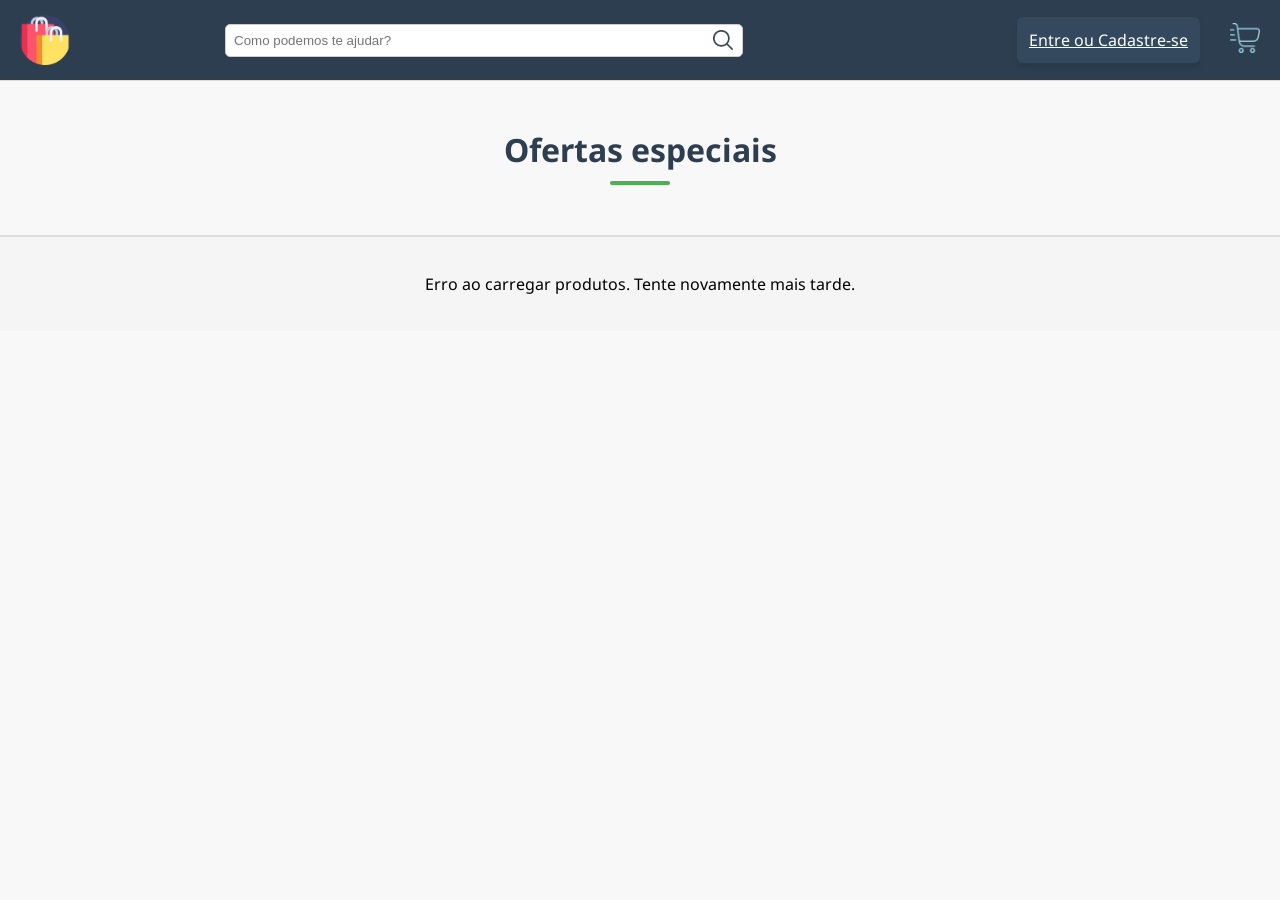
<file: ecommerce/frontend/index.html>
<!DOCTYPE html>
<html lang="pt-br">

<head>
    <meta charset="UTF-8" />
    <meta name="viewport" content="width=device-width, initial-scale=1" />
    <title>e-commerce</title>
    <link rel="stylesheet" href="css/styles.css" />
    <link rel="preconnect" href="https://fonts.googleapis.com" />
    <link rel="preconnect" href="https://fonts.gstatic.com" crossorigin />
    <link href="https://fonts.googleapis.com/css2?family=Noto+Sans:ital,wght@0,100..900;1,100..900&display=swap" rel="stylesheet" />
</head>

<body>
    <header>
        <div class="logo-menu">
            <img src="/ecommerce/frontend/assets/logo.png" alt="Logo da Loja" class="logo" />
            <img id="menu-toggle" src="/ecommerce/frontend/assets/menu-burger.png" alt="Menu" class="menu-bar" />
        </div>

        <div class="top-bar">
            <div class="search-container">
                <input type="text" placeholder="Como podemos te ajudar?" class="search-bar" />
                <img src="/ecommerce/frontend/assets/search.png" alt="pesquisar" class="search-icon" />
            </div>

            <div id="userMenu" class="user-menu" style="position: relative;">
                <button id="userButton" class="userBtn">Usuário</button>
                <div id="menuDropdown" class="dropdown" style="display: none;">
                    <a href="/ecommerce/frontend/alterar.html">Alterar meus dados</a><br />
                    <a href="/ecommerce/frontend/pedidos.html" id="pedidosBtn">Meus pedidos</a><br />
                    <!-- Link para área do estoquista, inicialmente oculto -->
                    <a href="/ecommerce/frontend/estoquista.html" id="estoquistaLink" style="display: none;">Área do Estoquista</a><br />
                    <a href="#" id="logoutBtn">Sair</a><br />
                </div>
            </div>

            <a href="/ecommerce/frontend/carrinho.html" class="carrinho">
                <img src="/ecommerce/frontend/assets/cart.png" alt="Carrinho" class="icone-carrinho" />
            </a>
        </div>
    </header>

    <section class="titulo">
        <h1>Ofertas especiais</h1>
    </section>

    <div class="produtos" id="produtos"></div>

    <script src="/ecommerce/frontend/js/home.js"></script>
    <script src="/ecommerce/frontend/js/sessaoLogin.js"></script>
</body>

</html>
</file>
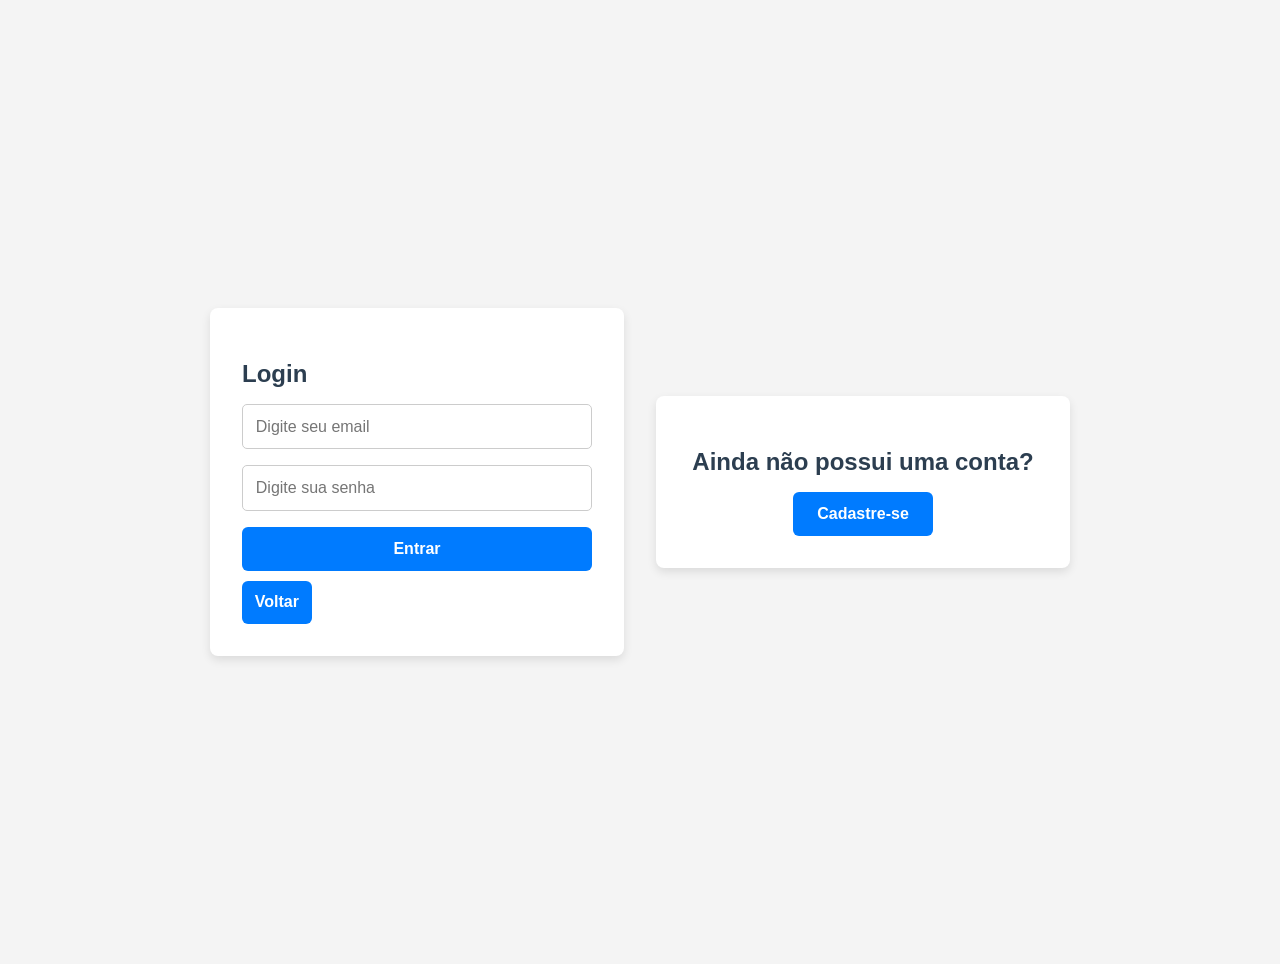
<file: ecommerce/frontend/alterar.html>
<!DOCTYPE html>
<html lang="pt-br">
<head>
    <meta charset="UTF-8" />
    <meta name="viewport" content="width=device-width, initial-scale=1.0"/>
    <link rel="stylesheet" href="css/styles.css"/>
    <link rel="stylesheet" href="css/alterar.css"/>
    <link rel="preconnect" href="https://fonts.googleapis.com"/>
    <link rel="preconnect" href="https://fonts.gstatic.com" crossorigin/>
    <link href="https://fonts.googleapis.com/css2?family=Noto+Sans:wght@400;700&display=swap" rel="stylesheet"/>
    <title>Alterar dados</title>
</head>
<body>
    <header>
        <div class="logo-menu">
            <img src="/ecommerce/frontend/assets/logo.png" alt="Logo da Loja" class="logo">
            <img id="menu-toggle" src="/ecommerce/frontend/assets/menu-burger.png" alt="Menu" class="menu-bar">
        </div>
        <div class="top-bar">
            <div class="search-container">
                <input type="text" placeholder="Como podemos te ajudar?" class="search-bar">
                <img src="/ecommerce/frontend/assets/search.png" alt="pesquisar" class="search-icon">
            </div>
             <div id="userMenu" class="user-menu" style="position: relative;">
                <button id="userButton" class="userBtn">Usuário</button>
                <div id="menuDropdown" class="dropdown">
                  <a href="/ecommerce/frontend/alterar.html">Alterar meus dados</a><br>
                  <a href="#" id="pedidosBtn">Meus pedidos</a><br>
                  <a href="#" id="logoutBtn">Sair</a><br>
                </div>
            <a href="/ecommerce/frontend/carrinho.html" class="carrinho">
                <img src="/ecommerce/frontend/assets/cart.png" alt="Carrinho" class="icone-carrinho">
            </a>
        </div>
    </header>

    <section class="editar">
        <a href="/ecommerce/frontend/index.html" class="voltar" alt="voltar">
            <img src="/ecommerce/frontend/assets/angle-left.png">
        </a>
        <h2>Alterar dados</h2>
    </section>

    <div class="container">
        <div class="coluna-esquerda">
            <!-- Formulário de Dados Pessoais -->
            <form id="formEditarDados" class="form-cadastro">
                <h2>Editar Cadastro</h2>
                <span id="mensagemDados" class="mensagem-erro" style="display: none;"></span>

                <div class="linha">
                    <label for="nome">Nome Completo</label>
                    <input type="text" id="nome" placeholder="Nome Completo" required />
                </div>

                <div class="linha">
                    <label for="dataNascimento">Data de Nascimento</label>
                    <input type="date" id="dataNascimento" required />
                </div>

                <div class="linha">
                    <label for="genero">Gênero</label>
                    <select id="genero" required>
                        <option value="">Selecione o Gênero</option>
                        <option value="masculino">Masculino</option>
                        <option value="feminino">Feminino</option>
                        <option value="outro">Outro</option>
                    </select>
                </div>

                <button type="submit">Salvar Alterações</button>
            </form>

            <!-- Formulário de Troca de Senha -->
            <form id="formTrocarSenha" class="form-cadastro">
                <h2>Trocar Senha</h2>
                <span id="mensagemSenha" class="mensagem-erro" style="display: none;"></span>

                <div class="linha">
                    <label for="senhaAtual">Senha Atual</label>
                    <input type="password" id="senhaAtual" placeholder="Senha Atual" required />
                </div>

                <div class="linha">
                    <label for="novaSenha">Nova Senha</label>
                    <input type="password" id="novaSenha" placeholder="Nova Senha" required />
                </div>

                <div class="linha">
                    <label for="confirmarSenha">Confirmar Nova Senha</label>
                    <input type="password" id="confirmarSenha" placeholder="Confirmar Nova Senha" required />
                </div>

                <button type="submit">Atualizar Senha</button>
            </form>
        </div>

        <!-- Formulário de Endereço -->
        <div class="coluna-direita">
            <form id="formNovoEndereco" class="form-cadastro">
                <h2>Adicionar Endereço de Entrega</h2>
                <span id="mensagemEndereco" class="mensagem-erro" style="display: none;"></span>

                <div class="linha">
                    <label for="cep">CEP</label>
                    <input type="text" id="cep" placeholder="CEP" required />
                </div>

                <div class="linha">
                    <label for="rua">Rua</label>
                    <input type="text" id="rua" placeholder="Rua" required />
                </div>

                <div class="linha">
                    <label for="numero">Número</label>
                    <input type="text" id="numero" placeholder="Número" required />
                </div>

                <div class="linha">
                    <label for="complemento">Complemento</label>
                    <input type="text" id="complemento" placeholder="Complemento" />
                </div>

                <div class="linha">
                    <label for="bairro">Bairro</label>
                    <input type="text" id="bairro" placeholder="Bairro" required />
                </div>

                <div class="linha">
                    <label for="cidade">Cidade</label>
                    <input type="text" id="cidade" placeholder="Cidade" required />
                </div>

                <div class="linha">
                    <label for="uf">UF</label>
                    <input type="text" id="uf" placeholder="UF" required maxlength="2" />
                </div>

                <div class="linha">
                    <label>
                        <input type="checkbox" id="enderecoPadrao" />
                        Definir como endereço padrão
                    </label>
                </div>

                <button type="submit">Adicionar Endereço</button>
            </form>

            <!-- Lista de Endereços Salvos -->
            <div class="form-cadastro" style="margin-top: 20px;">
                <h2>Endereços Salvos</h2>
                <ul id="listaEnderecos" style="list-style: none; padding: 0; margin: 0;"></ul>
            </div>
        </div>
    </div>

    <!-- Scripts -->
    <script src="/ecommerce/frontend/js/alterarDados.js"></script>
    <script src="/ecommerce/frontend/js/sessaoLogin.js"></script>
</body>
</html>
</file>
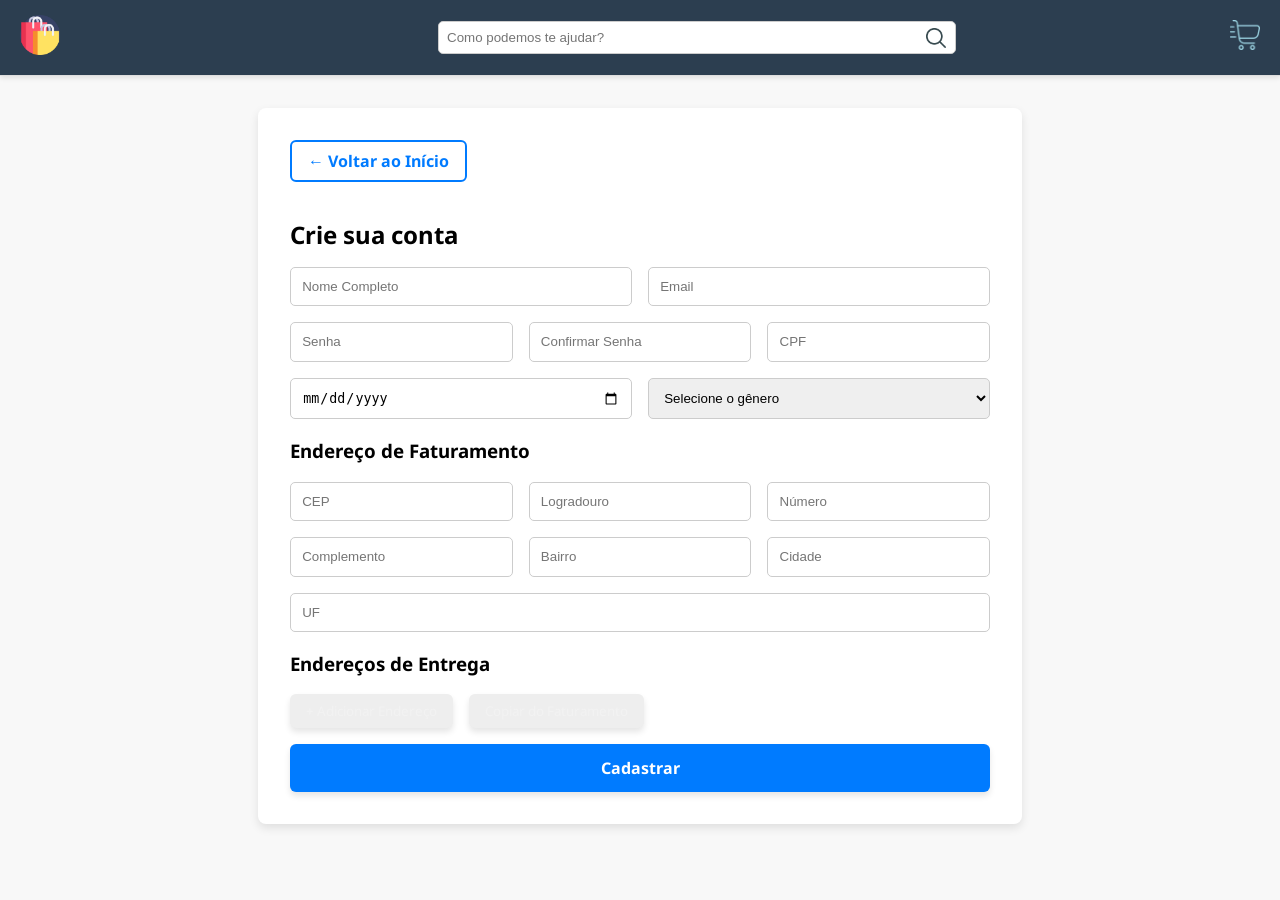
<file: ecommerce/frontend/cadastrar.html>
<!DOCTYPE html>
<html lang="pt-br">
<head>
  <meta charset="UTF-8" />
  <meta name="viewport" content="width=device-width, initial-scale=1.0"/>
  <title>Cadastro de Cliente</title>
  <link rel="stylesheet" href="../frontend/css/cadastar.css"/>
  <link rel="stylesheet" href="../frontend/css/styles.css"/>
  <link rel="preconnect" href="https://fonts.googleapis.com" />
  <link rel="preconnect" href="https://fonts.gstatic.com" crossorigin />
  <link href="https://fonts.googleapis.com/css2?family=Noto+Sans:wght@400;600&display=swap" rel="stylesheet"/>
</head>
<body>
  <header>
    <div class="logo-menu">
      <a href="/ecommerce/frontend/index.html">
        <img src="/ecommerce/frontend/assets/logo.png" alt="Logo da Loja" class="logo" />
      </a>
      <img id="menu-toggle" src="/ecommerce/frontend/assets/menu-burger.png" alt="Menu" class="menu-bar">
    </div>
    <div class="top-bar">
      <div class="search-container">
        <input type="text" placeholder="Como podemos te ajudar?" class="search-bar">
        <img src="/ecommerce/frontend/assets/search.png" alt="pesquisar" class="search-icon">
      </div>
      <a href="/ecommerce/frontend/carrinho.html" class="carrinho">
        <img src="/ecommerce/frontend/assets/cart.png" alt="Carrinho" class="icone-carrinho">
      </a>
    </div>
  </header>

  <main class="cadastro-container">
    <a href="/ecommerce/frontend/index.html" class="btn-voltar">← Voltar ao Início</a>

    <form id="formCadastro" class="form-cadastro">
      <h2>Crie sua conta</h2>
      <span id="mensagem" class="mensagem-erro"></span>

      <div class="linha">
        <input type="text" id="nome" placeholder="Nome Completo" required />
        <input type="email" id="email" placeholder="Email" required />
      </div>

      <div class="linha">
        <input type="password" id="senha" placeholder="Senha" required />
        <input type="password" id="confirmarSenha" placeholder="Confirmar Senha" required />
        <input type="text" id="cpf" placeholder="CPF" required />
      </div>

      <div class="linha">
        <input type="date" id="dataNascimento" required />
        <select id="genero" required>
          <option value="">Selecione o gênero</option>
          <option value="masculino">Masculino</option>
          <option value="feminino">Feminino</option>
          <option value="outro">Outro</option>
        </select>
      </div>

      <h3>Endereço de Faturamento</h3>
      <div class="linha">
        <input type="text" id="cep" placeholder="CEP" required />
        <input type="text" id="logradouro" placeholder="Logradouro" required />
        <input type="text" id="numero" placeholder="Número" required />
      </div>
      <div class="linha">
        <input type="text" id="complemento" placeholder="Complemento" />
        <input type="text" id="bairro" placeholder="Bairro" required />
        <input type="text" id="cidade" placeholder="Cidade" required />
        <input type="text" id="uf" placeholder="UF" required />
      </div>

      <h3>Endereços de Entrega</h3>
      <div id="enderecosEntrega"></div>

      <div class="botoes-endereco">
        <button type="button" onclick="adicionarEndereco()">+ Adicionar Endereço</button>
        <button type="button" onclick="copiarEndereco()">Copiar do Faturamento</button>
      </div>

      <button type="submit" class="btn-cadastrar">Cadastrar</button>
    </form>
  </main>

  <script src="../frontend/js/cadastrar.js"></script>
</body>
</html>
</file>
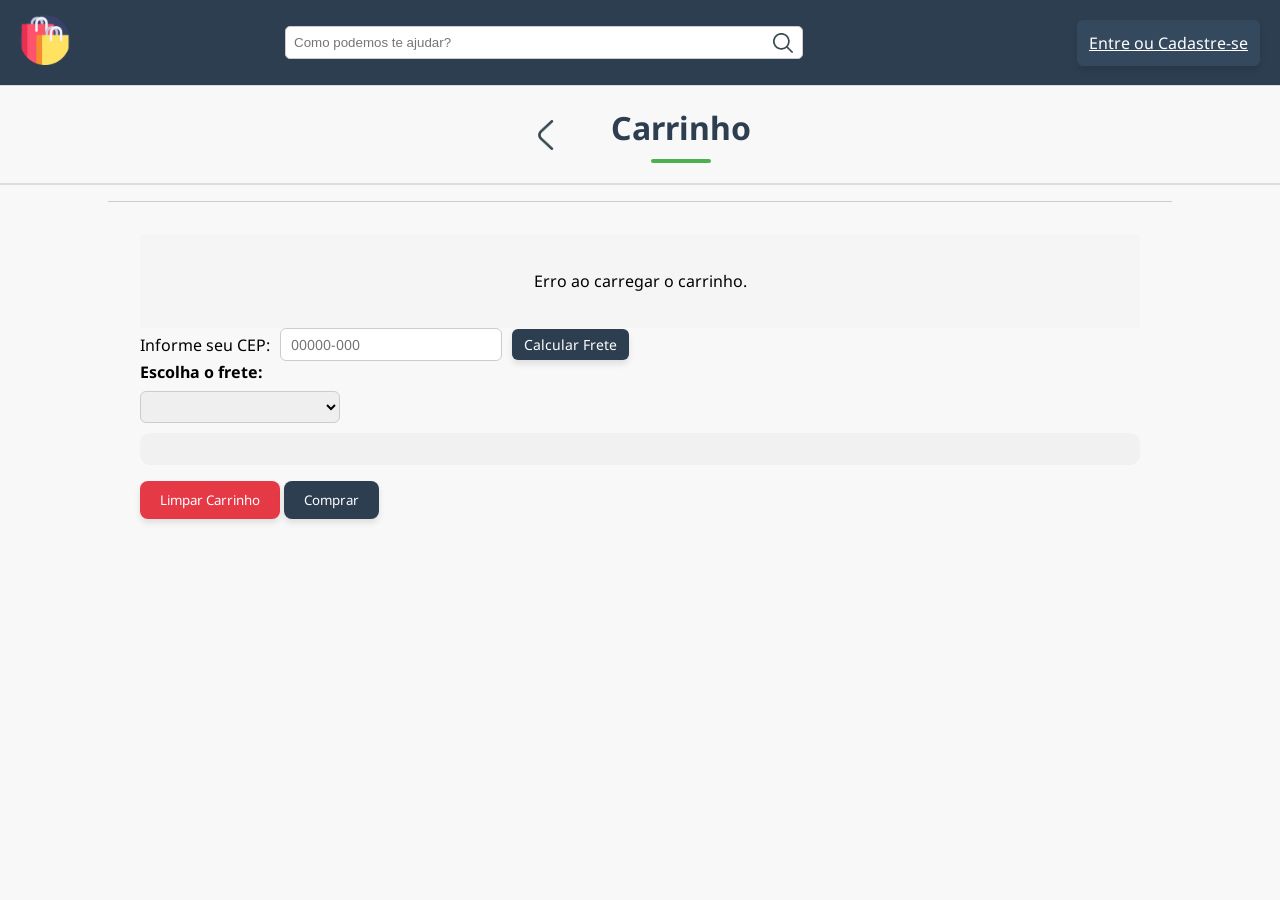
<file: ecommerce/frontend/carrinho.html>
<!DOCTYPE html>
<html lang="pt-br">
    <head>
        <meta charset="UTF-8">
        <meta name="viewport" content="width=device-width, initial-scale=1.0">
        <link rel="stylesheet" href="/ecommerce/frontend/css/styles.css">
        <link rel="preconnect" href="https://fonts.googleapis.com">
        <link rel="preconnect" href="https://fonts.googleapis.com" />
        <link href="https://fonts.googleapis.com/css2?family=Noto+Sans:wght@400;600&display=swap" rel="stylesheet"/>
        <link rel="preconnect" href="https://fonts.gstatic.com" crossorigin>
        <title>Carrinho</title>
    </head>
    <body>
        <header>
            <div class="logo-menu">
            <a href="/ecommerce/frontend/index.html">
                <img src="/ecommerce/frontend/assets/logo.png" alt="Logo da Loja" class="logo" />
            </a>
                <img id="menu-toggle" src="/ecommerce/frontend/assets/menu-burger.png" alt="Menu" class="menu-bar">
            </div>
            </nav>
            <div class="top-bar">
                <div class="search-container">
                    <input type="text" placeholder="Como podemos te ajudar?" class="search-bar">
                    <img src="/ecommerce/frontend/assets/search.png" alt="pesquisar" class="search-icon">
                </div>
                 <div id="userMenu" class="user-menu" style="position: relative;">
                <button id="userButton" class="userBtn">Usuário</button>
                <div id="menuDropdown" class="dropdown">
                  <a href="/ecommerce/frontend/alterar.html">Alterar meus dados</a><br>
                  <a href="#" id="pedidosBtn">Meus pedidos</a><br>
                  <a href="#" id="logoutBtn">Sair</a><br>
                </div>
                <a href="/ecommerce/frontend/carrinho.html" class="carrinho">
                    <img src="/ecommerce/frontend/assets/cart.png" alt="Carrinho" class="icone-carrinho">
                </a>
            </div>
        </header>

        <section class="detalhes">
            <a href="/ecommerce/frontend/index.html" class="voltar" alt="voltar">
                <img src="/ecommerce/frontend/assets/angle-left.png">
            </a>
        <h2>Carrinho</h2>
    </section>
    
    <section class="carrinho-container">
        <div class="produtos" id="lista-carrinho">
        </div>
        <div class="cep-section">
            <label for="cep">Informe seu CEP:</label>
            <input type="text" id="cep" placeholder="00000-000" />
            <button id="calcular-frete">Calcular Frete</button>
        </div>
        <div id="frete-opcoes">
            <label for="frete-select">Escolha o frete:</label>
            <select id="frete-select"></select>
        </div>
        <div class="resumo" id="resumo-carrinho">
        </div>
        
        <button id="limpar-carrinho" class="botao-limpar">Limpar Carrinho</button>
        <button id="finalizar-compra" class="botao-finalizar">Comprar</button>
      </section>
        <script src="/ecommerce/frontend/js/carrinho.js"></script>
        <script src="/ecommerce/frontend/js/sessaoLogin.js"></script>
    </body>
</html>
</file>
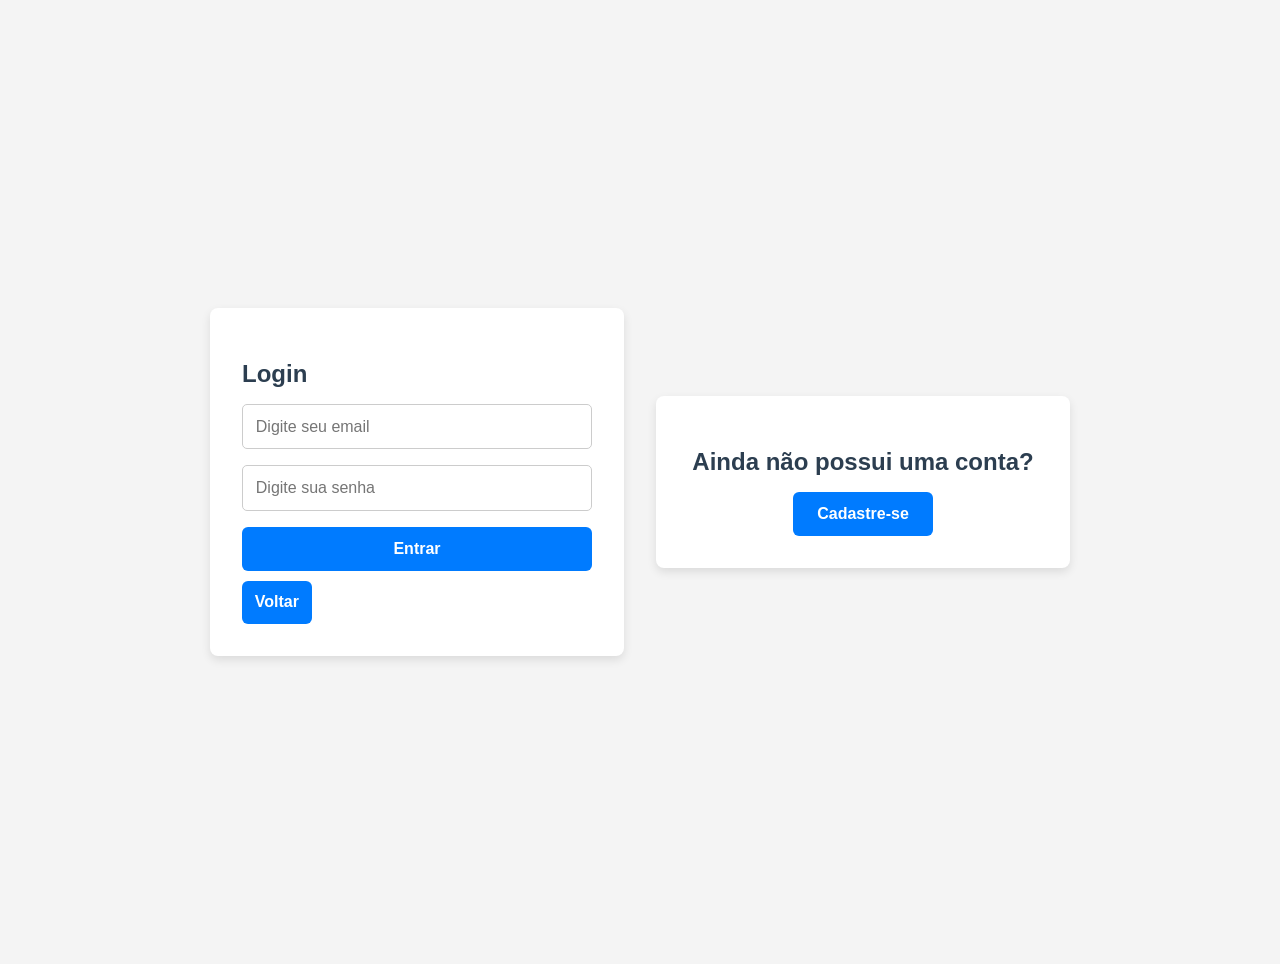
<file: ecommerce/frontend/checkout.html>
<!DOCTYPE html>
<html lang="pt-br">
<head>
    <meta charset="UTF-8" />
    <meta name="viewport" content="width=device-width, initial-scale=1" />
    <link rel="stylesheet" href="css/styles.css" />
    <link rel="stylesheet" href="css/checkout.css" />
    <link rel="preconnect" href="https://fonts.googleapis.com" />
    <link rel="preconnect" href="https://fonts.gstatic.com" crossorigin />
    <link href="https://fonts.googleapis.com/css2?family=Noto+Sans:ital,wght@0,100..900;1,100..900&display=swap" rel="stylesheet" />
    <title>Checkout</title>
</head>
<body>
    <header>
        <div class="logo-menu">
             <a href="/ecommerce/frontend/index.html">
                <img src="/ecommerce/frontend/assets/logo.png" alt="Logo da Loja" class="logo" />
            </a>
            <img id="menu-toggle" src="/ecommerce/frontend/assets/menu-burger.png" alt="Menu" class="menu-bar" />
        </div>
        <div class="top-bar">
            <div class="search-container">
                <input type="text" placeholder="Como podemos te ajudar?" class="search-bar" />
                <img src="/ecommerce/frontend/assets/search.png" alt="pesquisar" class="search-icon" />
            </div>
            <div id="userMenu" class="user-menu" style="position: relative;">
                <a href="/ecommerce/frontend/login.html" id="userButton" class="userBtn">Usuário</a>
                <div id="menuDropdown" class="dropdown">
                    <a href="/ecommerce/frontend/alterar.html">Alterar meus dados</a><br />
                    <a href="/ecommerce/frontend/pedidos.html" id="pedidosBtn">Meus pedidos</a><br />
                    <a href="#" id="logoutBtn">Sair</a><br />
                </div>
                <a href="/ecommerce/frontend/carrinho.html" class="carrinho">
                    <img src="/ecommerce/frontend/assets/cart.png" alt="Carrinho" class="icone-carrinho" />
                </a>
            </div>
        </div>
    </header>

    <div class="checkout-container">
        <section class="customer-info">
            <h2>Informações do Cliente</h2>
            <input type="text" id="nome" placeholder="Nome Completo" readonly />
            <input type="email" id="email" placeholder="E-mail" readonly />
            <input type="text" id="telefone" placeholder="(XX) XXXXX-XXXX" maxlength="15" />
        </section>

        <section class="shipping-address">
            <h2>Endereço de Entrega</h2>

            <div id="lista-enderecos">
            </div>

            <button id="btn-adicionar-endereco" type="button">Adicionar Novo Endereço</button>

            <div id="novo-endereco" style="display: none; margin-top: 1em;">
                <label for="novo-endereco-rua">Rua *</label>
                <input type="text" id="novo-endereco-rua" placeholder="Digite a rua" />

                <label for="novo-endereco-numero">Número</label>
                <input type="text" id="novo-endereco-numero" placeholder="Número" />

                <label for="novo-endereco-complemento">Complemento</label>
                <input type="text" id="novo-endereco-complemento" placeholder="Complemento" />

                <label for="novo-endereco-bairro">Bairro</label>
                <input type="text" id="novo-endereco-bairro" placeholder="Bairro" />

                <label for="novo-endereco-cep">CEP *</label>
                <input type="text" id="novo-endereco-cep" placeholder="Digite o CEP" />

                <label for="novo-endereco-cidade">Cidade *</label>
                <input type="text" id="novo-endereco-cidade" placeholder="Digite a cidade" />

                <label for="novo-endereco-estado">Estado (UF) *</label>
                <input type="text" id="novo-endereco-estado" placeholder="Digite o estado" />

                <button id="salvar-endereco" type="button">Salvar Endereço</button>
            </div>
        </section>

        <section class="cart-summary">
            <h2>Resumo do Carrinho</h2>
            <ul id="cart-items"></ul>
            <div class="total">
                <p><strong>Total:</strong> <span id="total-price">R$ 0,00</span></p>
            </div>
        </section>

        <section class="payment-method">
            <h2>Forma de Pagamento</h2>
            <div class="input-group">
                <label for="pagamento">Escolha uma forma de pagamento</label>
                <select id="pagamento" name="pagamento" required>
                    <option value="" disabled selected>Selecione...</option>
                    <option value="boleto">Boleto</option>
                    <option value="cartao">Cartão de Crédito</option>
                </select>
            </div>

            <div id="cartao-info" class="payment-info" style="display: none;">
                <div class="input-group">
                    <label for="numero-cartao">Número do Cartão</label>
                    <input type="text" id="numero-cartao" name="numero-cartao" />
                </div>
                <div class="input-group">
                    <label for="codigo-cartao">Código de Verificação (CVV)</label>
                    <input type="text" id="codigo-cartao" name="codigo-cartao" />
                </div>
                <div class="input-group">
                    <label for="nome-cartao">Nome Completo</label>
                    <input type="text" id="nome-cartao" name="nome-cartao" />
                </div>
                <div class="input-group">
                    <label for="vencimento-cartao">Data de Vencimento</label>
                    <input type="month" id="vencimento-cartao" name="vencimento-cartao" />
                </div>
                <div class="input-group">
                    <label for="parcelas-cartao">Quantidade de Parcelas</label>
                    <input type="number" id="parcelas-cartao" name="parcelas-cartao" min="1" max="12" />
                </div>
            </div>

            <div id="boleto-info" class="payment-info" style="display: none;">
                <p>Escolha a opção "Boleto" para gerar o boleto de pagamento.</p>
            </div>

            <button type="button" id="resumo-pedido">Resumo do Pedido</button>

            <button type="button" id="voltar-pagamento" onclick="window.location.href='/ecommerce/frontend/carrinho.html'">Voltar</button>
        </section>
    </div>

    <script src="/ecommerce/frontend/js/checkout.js"></script>
    <script src="/ecommerce/frontend/js/sessaoLogin.js"></script>
</body>
</html>
</file>
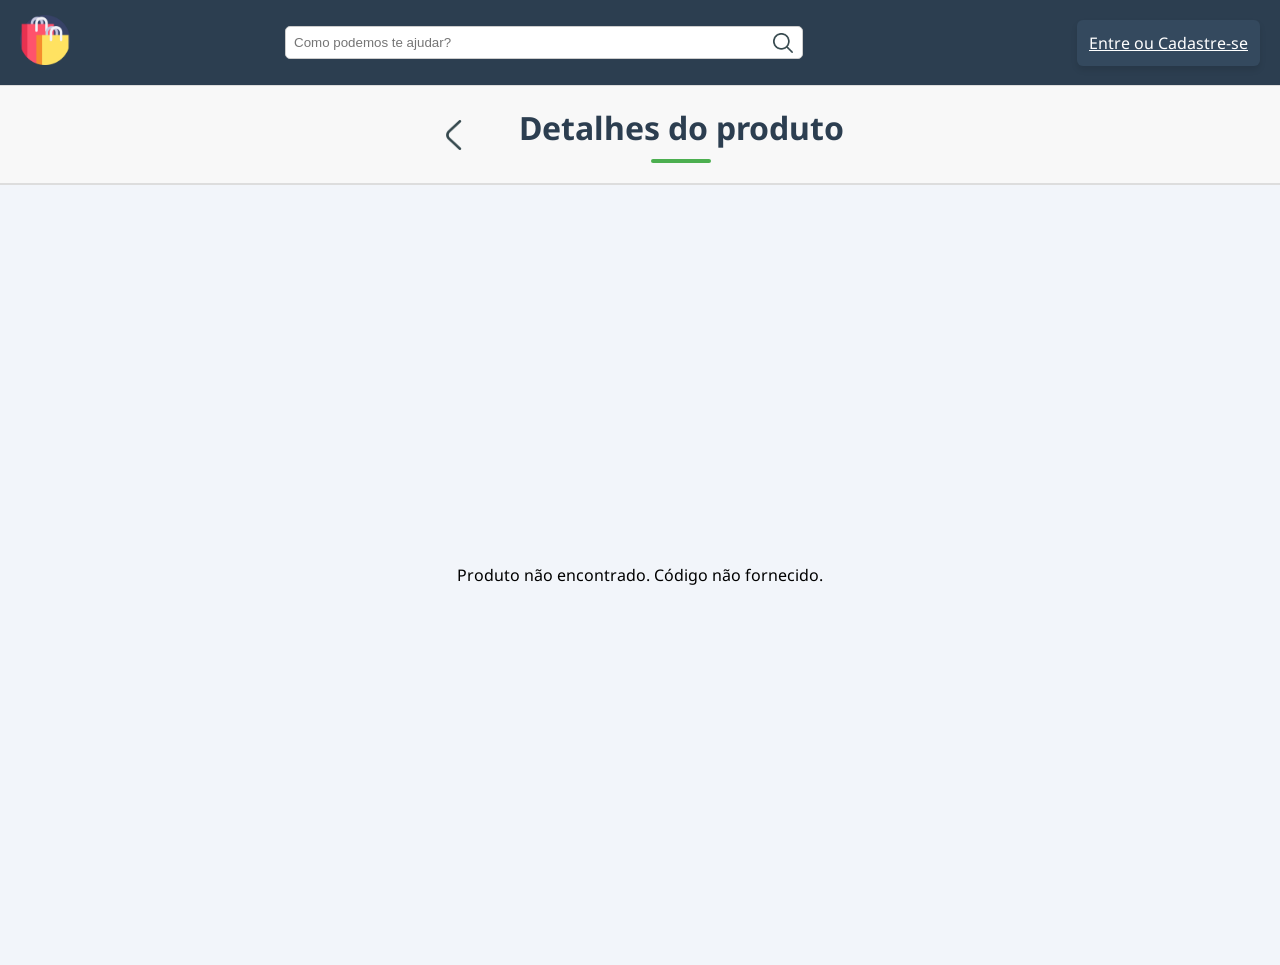
<file: ecommerce/frontend/detalhes.html>
<!DOCTYPE html>
<html lang="pt-br">
<head>
    <meta charset="UTF-8">
    <meta name="viewport" content="width=device-width, initial-scale=1.0">
    <title>Detalhes do Produto</title>
    <link rel="stylesheet" href="css/styles.css">
    <link rel="stylesheet" href="https://unpkg.com/swiper/swiper-bundle.min.css">
    <link rel="preconnect" href="https://fonts.googleapis.com">
    <link rel="preconnect" href="https://fonts.gstatic.com" crossorigin>
    <link href="https://fonts.googleapis.com/css2?family=Noto+Sans:wght@100..900&display=swap" rel="stylesheet">
</head>
<body>
    <header>
        <div class="logo-menu">
             <a href="/ecommerce/frontend/index.html">
                <img src="/ecommerce/frontend/assets/logo.png" alt="Logo da Loja" class="logo" />
            </a>
            <img id="menu-toggle" src="/ecommerce/frontend/assets/menu-burger.png" alt="Menu" class="menu-bar">
        </div>
        </nav>
        <div class="top-bar">
            <div class="search-container">
                <input type="text" placeholder="Como podemos te ajudar?" class="search-bar">
                <img src="/ecommerce/frontend/assets/search.png" alt="pesquisar" class="search-icon">
            </div>
            <div id="userMenu" class="user-menu" style="position: relative;">
                <button id="userButton" class="userBtn">Usuário</button>
                <div id="menuDropdown" class="dropdown">
                  <a href="/ecommerce/frontend/alterar.html">Alterar meus dados</a><br>
                  <a href="#" id="pedidosBtn">Meus pedidos</a><br>
                  <a href="#" id="logoutBtn">Sair</a><br>
                </div>
            <a href="/ecommerce/frontend/carrinho.html" class="carrinho">
                <img src="/ecommerce/frontend/assets/cart.png" alt="Carrinho" class="icone-carrinho">
            </a>
        </div>
    </header>

    <section class="detalhes">
            <a href="/ecommerce/frontend/index.html" class="voltar" alt="voltar">
                <img src="/ecommerce/frontend/assets/angle-left.png">
            </a>
        <h2>Detalhes do produto</h2>
    </section>
    <section class="detalhes-produto">
        <div class="detalhe-container">
            <div class="detalhe-info">
                <h1 id="nome-produto"></h1>
                <p id="avaliacao-produto"></p>
                <p id="preco-produto"></p>
                <p id="descricao-produto"></p>
                <button id="comprar-botao" class="botao-comprar">Comprar</button>
            </div>

            <div class="detalhe-carrossel">
                <div class="swiper-container">
                    <div class="swiper-wrapper" id="swiper-wrapper">
                    </div>
                    <div class="swiper-button-next"></div>
                    <div class="swiper-button-prev"></div>
                    <div class="swiper-pagination"></div>
                </div>
            </div>
        </div>
    </section>
    
    <script src="https://unpkg.com/swiper/swiper-bundle.min.js"></script>
    <script src="/ecommerce/frontend/js/sessaoLogin.js"></script>
    <script src="/ecommerce/frontend/js/detalhes.js"></script>
</body>
</html>
</file>
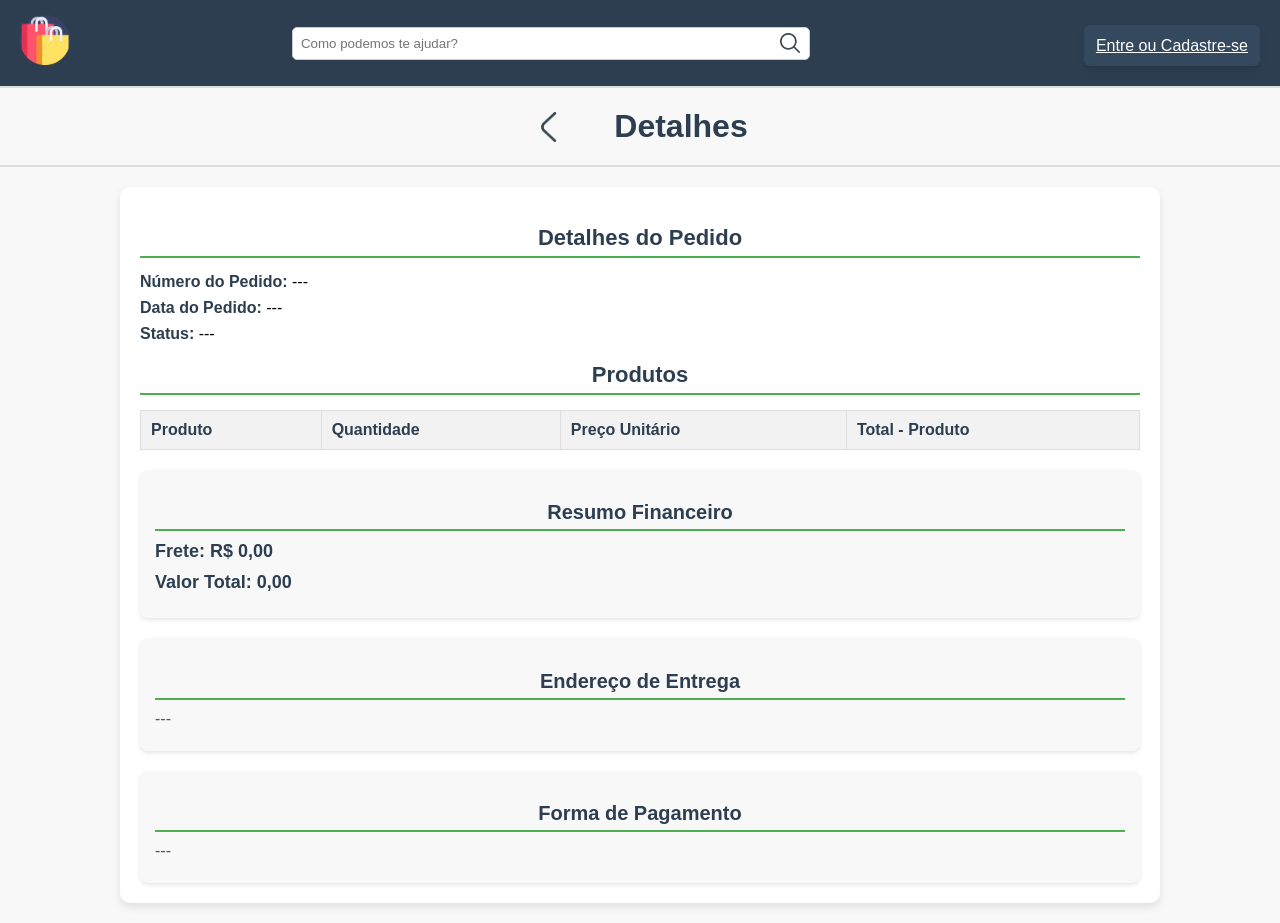
<file: ecommerce/frontend/detalhesPedido.html>
<!DOCTYPE html>
<html lang="pt-br">
<head>
    <meta charset="UTF-8">
    <meta name="viewport" content="width=device-width, initial-scale=1.0">
     <link rel="stylesheet" href="css/styles.css" />
     <link rel="stylesheet" href="css/resumo-pedido.css"/>
    <title>Detalhes do pedido</title>
</head>
<body>
    <header>
        <div class="logo-menu">
             <a href="/ecommerce/frontend/index.html">
                <img src="/ecommerce/frontend/assets/logo.png" alt="Logo da Loja" class="logo" />
            </a>
            <img id="menu-toggle" src="/ecommerce/frontend/assets/menu-burger.png" alt="Menu" class="menu-bar" />
        </div>
        <div class="top-bar">
            <div class="search-container">
                <input type="text" placeholder="Como podemos te ajudar?" class="search-bar" />
                <img src="/ecommerce/frontend/assets/search.png" alt="pesquisar" class="search-icon" />
            </div>
            <div id="userMenu" class="user-menu" style="position: relative;">
                <a href="#" id="userButton" class="userBtn">Usuário</a>
                <div id="menuDropdown" class="dropdown">
                    <a href="/ecommerce/frontend/alterar.html">Alterar meus dados</a><br />
                    <a href="/ecommerce/frontend/pedidos.html" id="pedidosBtn">Meus pedidos</a><br />
                    <a href="#" id="logoutBtn">Sair</a><br />
                </div>
                <a href="/ecommerce/frontend/carrinho.html" class="carrinho">
                    <img src="/ecommerce/frontend/assets/cart.png" alt="Carrinho" class="icone-carrinho" />
                </a>
            </div>
        </div>
    </header>
    <section class="detalhes">
            <a href="/ecommerce/frontend/pedidos.html" class="voltar" alt="voltar">
                <img src="/ecommerce/frontend/assets/angle-left.png">
            </a>
        <h1>Detalhes</h1>
    </section>
    <main>
        <section class="order-summary">
            <h2>Detalhes do Pedido</h2>
            <p><strong>Número do Pedido:</strong> <span id="numero-pedido">---</span></p>
            <p><strong>Data do Pedido:</strong> <span id="data-pedido">---</span></p>
            <p><strong>Status:</strong> <span id="status-pedido">---</span></p>
        </section>

        <section class="products-summary">
            <h2>Produtos</h2>
            <table>
                <thead>
                    <tr>
                        <th>Produto</th>
                        <th>Quantidade</th>
                        <th>Preço Unitário</th>
                        <th>Total - Produto</th>
                    </tr>
                </thead>
                <tbody id="order-items">
                </tbody>
            </table>
        </section>

        <section class="totals-summary">
            <h2>Resumo Financeiro</h2>
            <p><strong>Frete:</strong> <span id="shipping-cost">R$ 0,00</span></p>
            <p><strong>Valor Total:</strong> <span id="total-value">0,00</span></p>
        </section>

        <section class="delivery-summary">
            <h2>Endereço de Entrega</h2>
            <p id="delivery-address">---</p>
        </section>

        <section class="payment-summary">
            <h2>Forma de Pagamento</h2>
            <p id="payment-method">---</p>
        </section>
    </main>
    <script	src="/ecommerce/frontend/js/detalhesPedidos.js"></script>
    <script src="/ecommerce/frontend/js/sessaoLogin.js"></script>
</body>
</html>
</file>
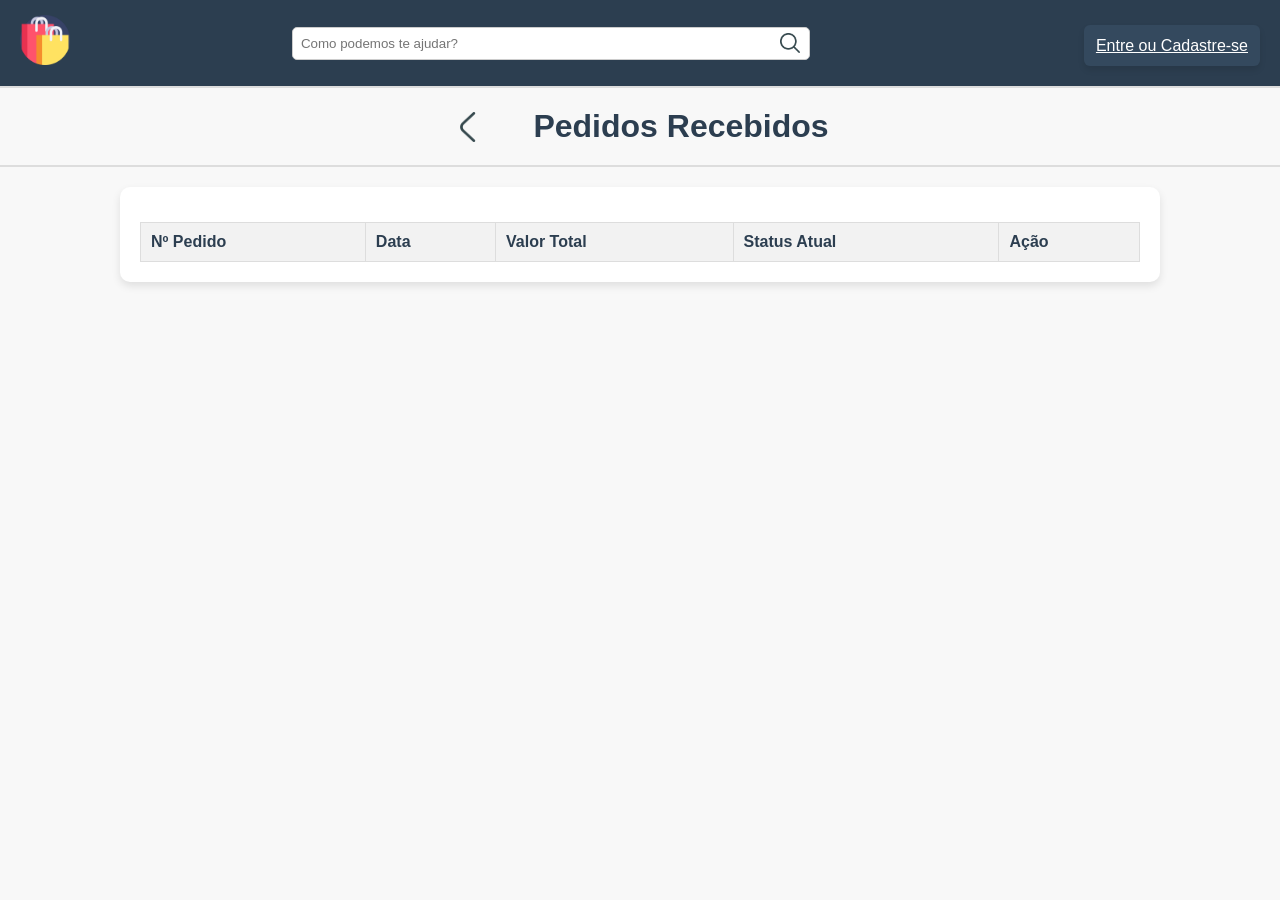
<file: ecommerce/frontend/estoquista.html>
<!DOCTYPE html>
<html lang="pt-br">
<head>
    <meta charset="UTF-8" />
    <meta name="viewport" content="width=device-width, initial-scale=1" />
    <title>Pedidos - Estoquista</title>
    <link rel="stylesheet" href="css/styles.css" />
    <link rel="stylesheet" href="css/resumo-pedido.css" />
</head>
<body>
    <header>
        <div class="logo-menu">
            <a href="/ecommerce/frontend/index.html">
                <img src="/ecommerce/frontend/assets/logo.png" alt="Logo da Loja" class="logo" />
            </a>
            <img id="menu-toggle" src="/ecommerce/frontend/assets/menu-burger.png" alt="Menu" class="menu-bar" />
        </div>
        <div class="top-bar">
            <div class="search-container">
                <input type="text" placeholder="Como podemos te ajudar?" class="search-bar" />
                <img src="/ecommerce/frontend/assets/search.png" alt="pesquisar" class="search-icon" />
            </div>
            <div id="userMenu" class="user-menu" style="position: relative;">
                <button id="userButton" class="userBtn">Usuário</button>
                <div id="menuDropdown" class="dropdown">
                    <a href="/ecommerce/frontend/alterar.html">Alterar meus dados</a><br />
                    <a href="#" id="pedidosBtn">Meus pedidos</a><br />
                    <a href="#" id="logoutBtn">Sair</a><br />
                </div>
                <a href="/ecommerce/frontend/carrinho.html" class="carrinho">
                    <img src="/ecommerce/frontend/assets/cart.png" alt="Carrinho" class="icone-carrinho" />
                </a>
            </div>
        </div>
    </header>

    <section class="detalhes">
        <a href="/ecommerce/frontend/index.html" class="voltar" alt="voltar">
            <img src="/ecommerce/frontend/assets/angle-left.png" />
        </a>
        <h1>Pedidos Recebidos</h1>
    </section>

    <main>
        <section class="detalhes-pedidos">
            <table class="tabela-pedidos">
                <thead>
                    <tr>
                        <th>Nº Pedido</th>
                        <th>Data</th>
                        <th>Valor Total</th>
                        <th>Status Atual</th>
                        <th>Ação</th>
                    </tr>
                </thead>
                <tbody id="tabela-corpo">
                    <!-- Linhas de pedidos preenchidas dinamicamente pelo JS -->
                </tbody>
            </table>
        </section>
    </main>

    <script src="/ecommerce/frontend/js/sessaoLogin.js"></script>
    <script src="/ecommerce/frontend/js/estoquista.js"></script>
</body>
</html>
</file>
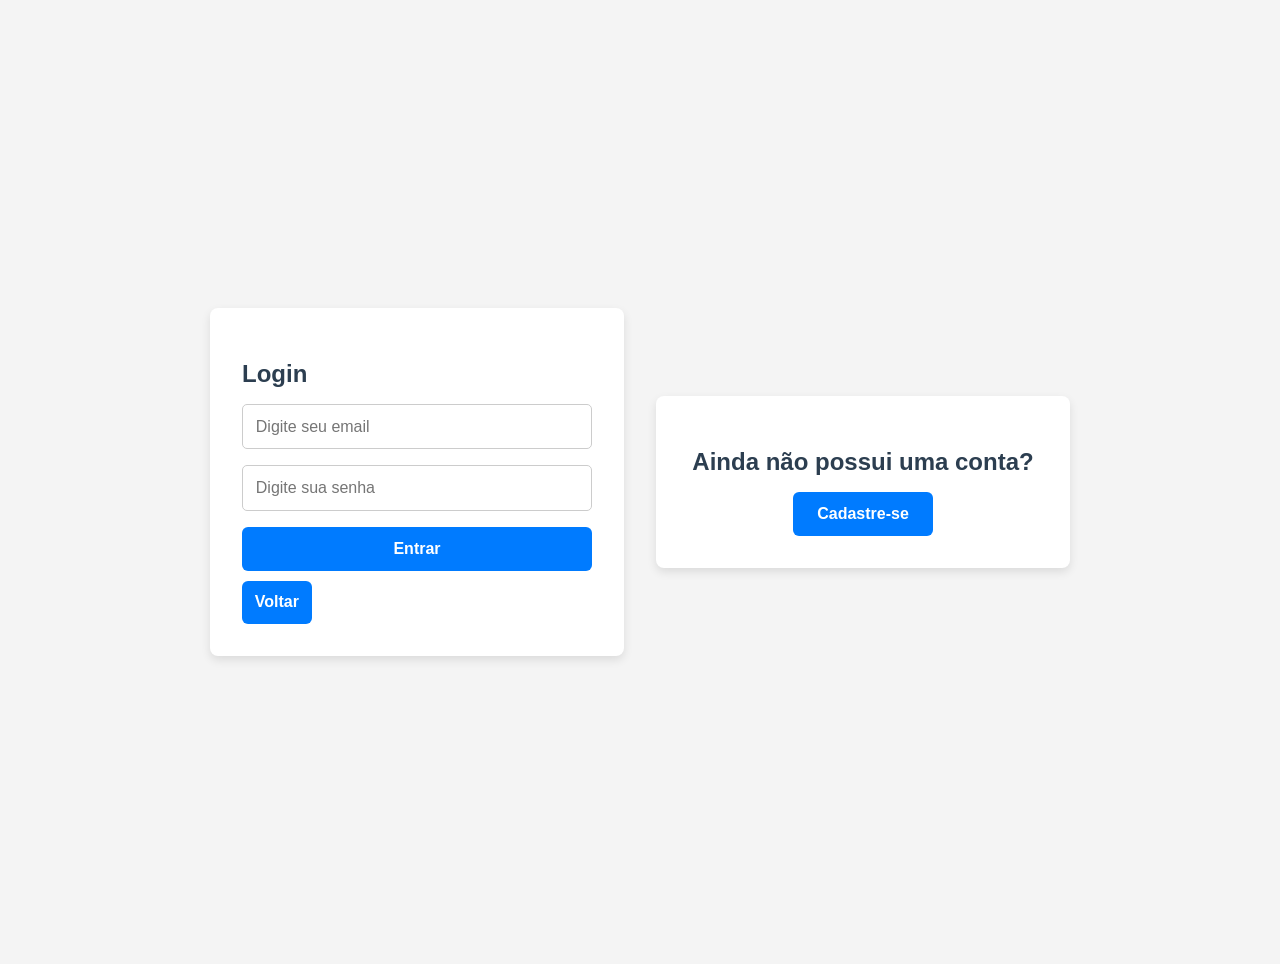
<file: ecommerce/frontend/login.html>
<!DOCTYPE html>
<html lang="pt-br">
<head>
    <meta charset="UTF-8">
    <meta name="viewport" content="width=device-width, initial-scale=1.0">
    <title>Login</title>
    <link rel="stylesheet" href="css/login.css">
</head>
<body>
    <section class="auth-container">
        <div class="login-section">
            <h2>Login</h2>
            <form id="formLogin">
                <input type="email" placeholder="Digite seu email" required id="email">
                <input type="password" placeholder="Digite sua senha" required id="senha">
                <div id="mensagem" style="display: none; color: red;"></div>
                <button type="submit">Entrar</button>
            </form>
            <button onclick="window.location.href='index.html'" style="margin-top: 10px;">Voltar</button>
        </div>
        <div class="signup-section">
            <h2>Ainda não possui uma conta?</h2>
            <a href="cadastrar.html" class="btn-signup">Cadastre-se</a>
        </div>
    </section>
    <script src="./js/login.js"></script>
</body>
</html>
</file>
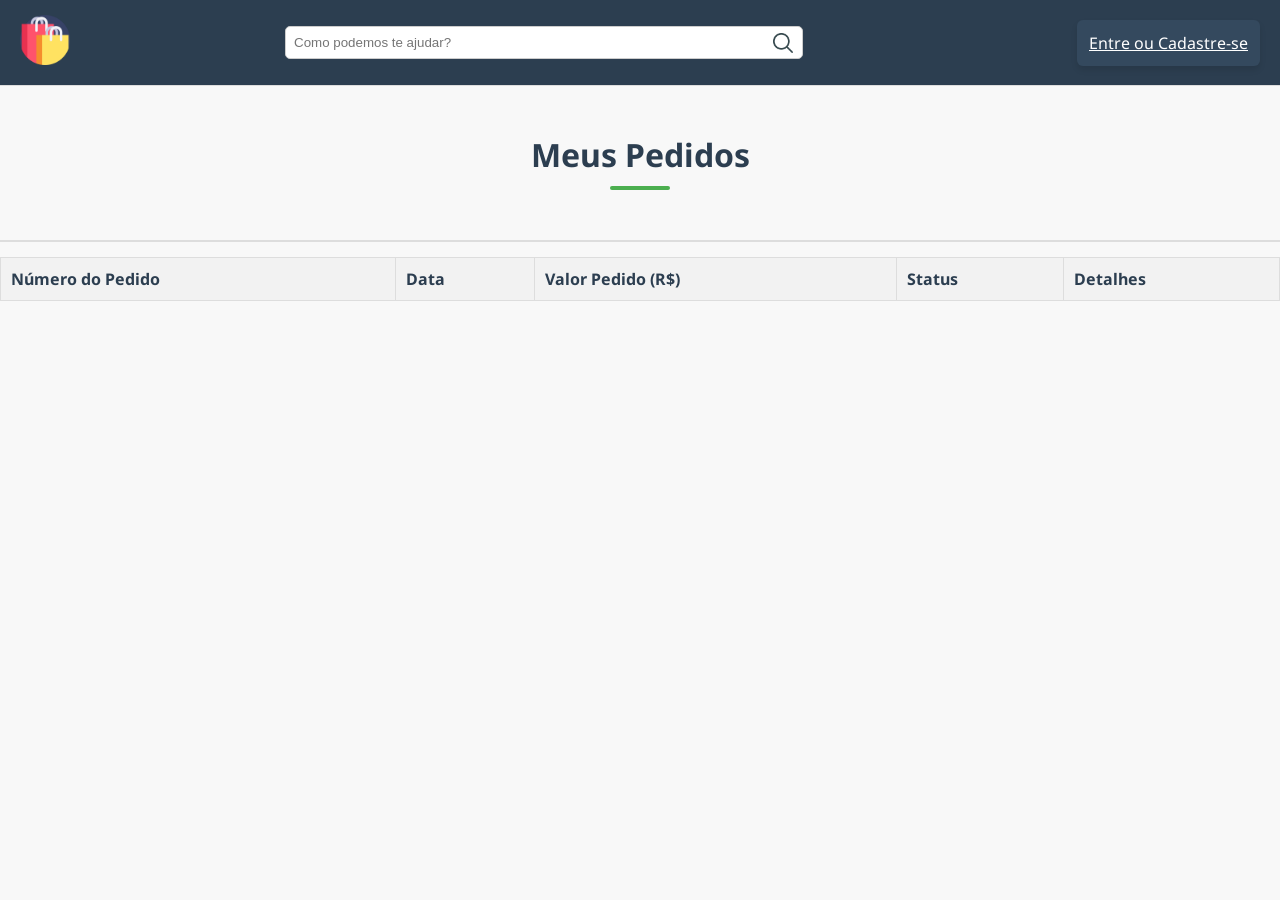
<file: ecommerce/frontend/pedidos.html>
<!DOCTYPE html>
<html lang="pt-br">
<head>
    <meta charset="UTF-8">
    <meta name="viewport" content="width=device-width, initial-scale=1.0">
    <link rel="stylesheet" href="css/styles.css" />
    <link rel="preconnect" href="https://fonts.googleapis.com" />
    <link rel="preconnect" href="https://fonts.gstatic.com" crossorigin />
    <link href="https://fonts.googleapis.com/css2?family=Noto+Sans:ital,wght@0,100..900;1,100..900&display=swap" rel="stylesheet" />
    <title>Meus Pedidos</title>
</head>
<body>
    <header>
        <div class="logo-menu">
            <a href="/ecommerce/frontend/index.html">
                <img src="/ecommerce/frontend/assets/logo.png" alt="Logo da Loja" class="logo" />
            </a>
            <img id="menu-toggle" src="/ecommerce/frontend/assets/menu-burger.png" alt="Menu" class="menu-bar" />
        </div>
        <div class="top-bar">
            <div class="search-container">
                <input type="text" placeholder="Como podemos te ajudar?" class="search-bar" />
                <img src="/ecommerce/frontend/assets/search.png" alt="pesquisar" class="search-icon" />
            </div>
            <div id="userMenu" class="user-menu" style="position: relative;">
                <a href="#" id="userButton" class="userBtn">Usuário</a>
                <div id="menuDropdown" class="dropdown">
                    <a href="/ecommerce/frontend/alterar.html">Alterar meus dados</a><br />
                    <a href="/ecommerce/frontend/pedidos.html" id="pedidosBtn">Meus pedidos</a><br />
                    <a href="#" id="logoutBtn">Sair</a><br />
                </div>
                <a href="/ecommerce/frontend/carrinho.html" class="carrinho">
                    <img src="/ecommerce/frontend/assets/cart.png" alt="Carrinho" class="icone-carrinho" />
                </a>
            </div>
        </div>
    </header>
    <section class="titulo">
        <h1>Meus Pedidos</h1>
    </section>
      <table id="pedidos-table">
    <thead>
      <tr>
        <th>Número do Pedido</th>
        <th>Data</th>
        <th>Valor Pedido (R$)</th>
        <th>Status</th>
        <th>Detalhes</th>
      </tr>
    </thead>
    <tbody>
        
    </tbody>

    <script src="/ecommerce/frontend/js/sessaoLogin.js"></script>
    <script src="/ecommerce/frontend/js/meusPedidos.js"></script>
</body>
</html>
</file>
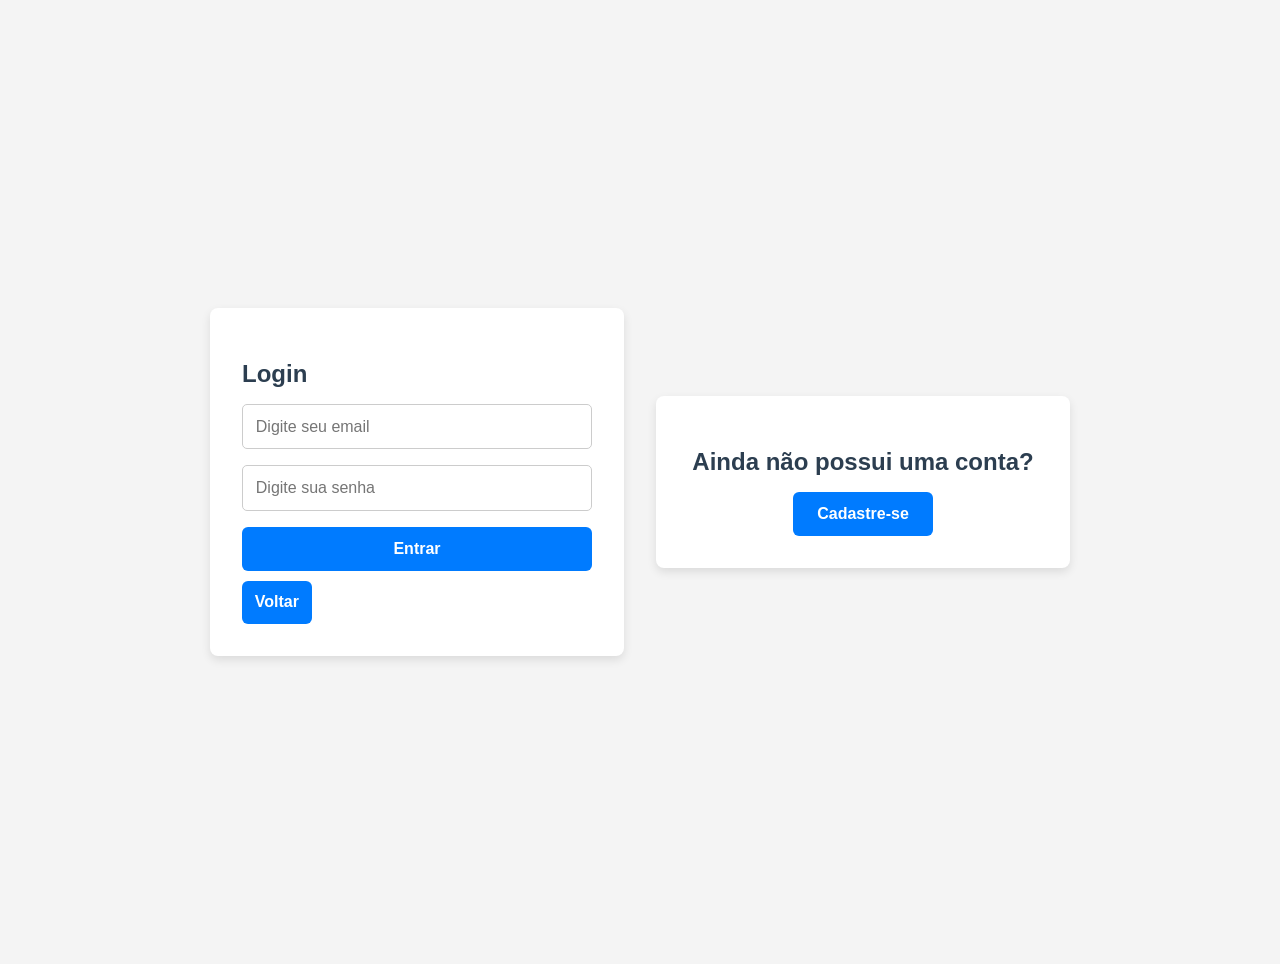
<file: ecommerce/frontend/resumo-pedido.html>
<!DOCTYPE html>
<html lang="pt-br">
<head>
    <meta charset="UTF-8">
    <meta name="viewport" content="width=device-width, initial-scale=1.0">
    <link rel="stylesheet" href="css/styles.css">
    <link rel="stylesheet" href="css/resumo-pedido.css">
    <link rel="preconnect" href="https://fonts.googleapis.com">
    <link rel="preconnect" href="https://fonts.gstatic.com" crossorigin>
    <link href="https://fonts.googleapis.com/css2?family=Noto+Sans:ital,wght@0,100..900;1,100..900&display=swap" rel="stylesheet">
    <title>Resumo do Pedido</title>
</head>
<body>
    <header>
        <div class="logo-menu">
             <a href="/ecommerce/frontend/index.html">
                <img src="/ecommerce/frontend/assets/logo.png" alt="Logo da Loja" class="logo" />
            </a>
        </div>
    </header>
    <main>
        <section class="order-summary">
            <h2>Detalhes do Pedido</h2>
            <p><strong>Número do Pedido:</strong> <span id="numero-pedido">---</span></p>
            <p><strong>Data do Pedido:</strong> <span id="data-pedido">---</span></p>
            <p><strong>Status:</strong> <span id="status-pedido">---</span></p>
        </section>

        <section class="products-summary">
            <h2>Produtos</h2>
            <table>
                <thead>
                    <tr>
                        <th>Produto</th>
                        <th>Quantidade</th>
                        <th>Preço Unitário</th>
                        <th>Total</th>
                    </tr>
                </thead>
                <tbody id="order-items">
                </tbody>
            </table>
        </section>

        <section class="totals-summary">
            <h2>Resumo Financeiro</h2>
            <p><strong>Frete:</strong> <span id="shipping-cost">R$ 0,00</span></p>
            <p><strong>Valor Total:</strong> <span id="total-value">R$ 0,00</span></p>
        </section>

        <section class="delivery-summary">
            <h2>Endereço de Entrega</h2>
            <p id="delivery-address">---</p>
        </section>

        <section class="payment-summary">
            <h2>Forma de Pagamento</h2>
            <p id="payment-method">---</p>
        </section>

        <button onclick="window.location.href='/ecommerce/frontend/checkout.html'">Voltar</button>
        <button id="finalizar-pedido">Concluir Compra</button>
    </main>
    <script src="/ecommerce/frontend/js/resumo-pedido.js"></script>
</body>
</html>
</file>
<file: ecommerce/frontend/css/styles.css>
body{
    font-family: "Noto Sans", sans-serif;
    margin: 0;
    padding: 0;
    box-sizing: border-box;
    background-color: #f8f8f8;
}

header {
    background-color: #2c3e50;
    color: white;
    padding: 15px 20px;
    display: flex;
    align-items: center;
    justify-content: space-between; 
    border-bottom: 1px solid #ddd;
    gap: 100px;
}

header .logo-menu {
    display: flex;
    align-items: center; 
    gap: 15px; 
    cursor: pointer;
}

header .logo {
    max-height: 50px;
    object-fit: contain;
}

#menu-toggle{
    width: 40px; 
    height: 40px;
    position: absolute;
    top: 60px; 
    left: 0;
    display: none; 
}

.menu-bar.hidden {
    display: none; 
}

.menu-bar.show {
    display: block; 
}

.menu-list {
    list-style-type: none;
    margin: 0;
    padding: 0;
    display: flex; 
    gap: 1rem;
}

.menu-list li a {
    color: white;
    text-decoration: none;
    padding: 8px 12px;
    border-radius: 4px;
}

.menu-list li a:hover {
    background-color: #0056b3;
}

.search-container {
    display: flex; 
    align-items: center; 
    justify-content: center; 
    top: 10px;
    transform: translateX(-50%);

}

.search-bar {
    width: 500px; 
    padding: 8px; 
    border: 1px solid #ccc; 
    border-radius: 5px; 
}

.search-icon {
    width: 20px; 
    height: 20px; 
    cursor: pointer; 
    position: relative;
    margin-left: -30px;
}

.login {
    display: flex;
    align-items: center;
    text-decoration: none;
    color: #007bff;
    font-size: 14px;
    gap: 15px; 
}

.icone-usuario {
    margin-left: 50px;
    width: 30px;
    height: 30px;
    display: block;
}

    .return-home {
        position: absolute; 
        top: 100px; 
        left: 20px; 
        z-index: 10; 
    }
    
.login:hover {
    text-decoration: underline;
    color:#36494E;
}


header .carrinho img {
    width: 30px;
    height: auto;
    max-height: 35px;
    margin-left: 15px;
    margin-right: 0;
    cursor: pointer;
    filter: brightness(3); 
    transition: filter 0.3s ease; 
}

header .carrinho img:hover {
    filter: brightness(4); 
}


section.titulo {
    background-color: #f8f8f8; 
    display: flex;
    align-items: center; 
    gap: 55px; 
    padding: 20px; 
    border-bottom: 2px solid #ddd; 
    justify-content: center;
}

section.titulo h1 {
    font-size: 32px;
    font-weight: bold;
    color: #2c3e50; 
    margin-bottom: 30px;
    position: relative;
}

.titulo h1::after {
    content: "";
    display: block;
    width: 60px;
    height: 4px;
    background: #4CAF50; 
    margin: 10px auto 0;
    border-radius: 2px;
}


.produtos #produtos {
    display: flex;
    flex-wrap: wrap;
    justify-content: space-around;
    gap: 20px;
}


.card {
    border: 1px solid #ddd;
    border-radius: 8px;
    width: 250px;
    padding: 15px;
    text-align: center;
    background-color: #fff;
    box-shadow: 0 2px 4px rgba(0, 0, 0, 0.1);
}

.card img {
    max-width: 100%;
    height: 150px;
    object-fit: cover;
    border-radius: 8px;
}



.produtos {
    display: flex;
    flex-wrap: wrap;
    gap: 16px;
    justify-content: center;
    padding: 20px;
    background-color: #f5f5f5;
    grid-template-columns: repeat(auto-fit, minmax(280px, 1fr));
}

.produto-card {
    width: 300px; 
    border: 1px solid #ddd; 
    border-radius: 10px; 
    box-shadow: 0 4px 8px rgba(0, 0, 0, 0.1); 
    overflow: hidden; 
    background-color: #fff; 
    transition: transform 0.3s ease, box-shadow 0.3s ease;
}

.produto-card:hover {
    transform: translateY(-5px); 
    box-shadow: 0 6px 12px rgba(0, 0, 0, 0.15); 
}


.produto-container {
    display: flex;
    background: white;
    margin: 40px;
    border-radius: 8px;
    box-shadow: 0 4px 8px rgba(0, 0, 0, 0.1);
    max-width: 800px;
    overflow: hidden;
}

.produto-imagem {
    width: 100%;
    height: 200px; 
    object-fit: cover; 
    border-bottom: 1px solid #ddd; 
}


.produto-info {
    padding: 16px;
    text-align: center;
}

.produto-info h3 {
    font-size: 24px;
    margin: 0;
    font-weight: bolder;
    color: #36494E;
}

.produto-info p {
    font-size: 14px;
    margin: 4px 0;
    color: #555;
}

.botao-detalhes {
    margin-top: 12px;
    padding: 10px 20px;
    background-color: #2c3e50;
    color: white;
    border: none;
    border-radius: 5px;
    font-size: 14px;
    cursor: pointer;
    transition: background-color 0.3s ease, transform 0.2s ease;
}

.botao-detalhes:hover {
    background-color: #34495e;
}

section.detalhes {
    background-color: #f8f8f8; 
    display: flex;
    align-items: center; 
    gap: 50px; 
    padding: 20px; 
    border-bottom: 2px solid #ddd; 
    justify-content: center;
}

section.detalhes h2 {
    font-size: 32px;
    font-weight: bold;
    color: #2c3e50; 
    margin: 0; 
}
section.detalhes h1 {
    font-size: 32px;
    font-weight: bold;
    color: #2c3e50; 
    margin: 0; 
}

.voltar img {
    width: 32px; 
    height: 30px; 
    cursor: pointer; 
    display: block;
    margin: 0;
}

.voltar:hover img {
    transform: scale(1.1); 
    transition: transform 0.2s ease; 
}


.detalhes h2::after {
    content: "";
    display: block;
    width: 60px;
    height: 4px;
    background: #4CAF50; 
    margin: 10px auto 0;
    border-radius: 2px;
}


.detalhes-produto {
    display: flex;
    justify-content: center; 
    align-items: center; 
    min-height: 80vh; 
    padding: 30px;
    background-color: #f2f5fa; 
}


.detalhe-container {
    display: flex;
    flex-direction: row; 
    align-items: stretch; 
    max-width: 1200px; 
    width: 100%; 
    gap: 30px; 
    border-radius: 12px; 
}


.detalhe-info {
    flex: 1; 
    padding: 30px;
    background-color: #f2f5fa; 
    border-radius: 12px;
    box-shadow: 0 8px 16px rgba(0, 0, 0, 0.1); 
    text-align: left; 
    display: flex;
    flex-direction: column;
    justify-content: center; 
}

.detalhe-info h1 {
    font-size: 28px;
    font-weight: bold;
    color: #2c3e50;
    margin-bottom: 15px;
}

.detalhe-info p {
    font-size: 18px;
    color: #34495e;
    margin: 10px 0;
}


.botao-comprar {
    display: inline-block;
    margin-top: 20px;
    padding: 15px 30px;
    font-size: 18px;
    color: white;
    background-color: #2c3e50;
    border: none;
    border-radius: 8px;
    cursor: pointer;
    transition: background-color 0.3s ease, transform 0.2s ease;
    box-shadow: 0 4px 8px rgba(0, 0, 0, 0.1);
}

.botao-comprar:hover {
    background-color: #34495e;
    transform: scale(1.05);
}


.detalhe-carrossel {
    flex: 1; 
    height: auto; 
    border-radius: 12px;
    overflow: hidden;
    display: flex;
    justify-content: center;
    align-items: center;
    box-shadow: 0 8px 16px rgba(0, 0, 0, 0.1); 
    position: relative;
}


.swiper-container {
    width: 100%;
    height: 100%;
}

.swiper-slide img {
    width: 100%;
    height: 100%;
    object-fit: cover; 
    border-radius: 12px;
}


.swiper-button-prev, .swiper-button-next {
    position: absolute;
    top: 50%; 
    transform: translateY(-50%);
    font-size: 24px;
    cursor: pointer;
    z-index: 10; 
}

.swiper-button-prev {
    left: -20px; 
}

.swiper-button-next {
    right: -20px; 
}


@media (max-width: 768px) {
    .detalhe-container {
        flex-direction: column; 
        gap: 20px; 
    }

    .detalhe-info, .detalhe-carrossel {
        max-width: 100%;
    }

    .botao-comprar {
        padding: 12px 20px;
        font-size: 16px;
    }

    .swiper-button-prev, .swiper-button-next {
        font-size: 20px; 
    }
}



.carrinho-container {
    max-width: 1000px;
    margin: 1rem auto;
    padding: 2rem;
    border-top: 1px solid #ccc;
  }
  
  .produtos-carrinho {
    display: flex;
    flex-direction: column;
    gap: 2rem;
  }
  
  .card-produto {
    display: flex;
    justify-content: space-between;
    border-bottom: 1px solid #ddd;
    padding-bottom: 1rem;
    padding-top: 1rem;
  }
  
  .card-produto img {
    max-width: 100px;
    margin-right: 1rem;
    border-radius: 10px;
  }

  .resumo {
    margin-top: 10px;
    background: #f1f1f1;
    padding: 16px;
    border-radius: 10px;
    font-size: 16px;
    line-height: 1.6;
    color: #333;
    font-family: "Noto Sans", sans-serif;
}

.resumo .total {
    font-weight: bold;
    font-size: 16px; 
    color: #111; 
}
  
  .card-produto .info {
    flex: 1;
    display: flex;
    flex-direction: column;
  }
  
  .card-produto .info h3 {
    margin: 0;
  }
  
  .card-produto .info p {
    margin: 4px 0;
    color: #555;
  }
  
  .card-produto .preco {
    text-align: right;
    font-weight: bold;
    min-width: 140px;
  }

  .quantidade-controls {
    display: flex;
    align-items: center;
    gap: 10px;
    margin-top: 6px;
}

.quantidade-btn {
    background-color: #34495e;
    border: none;
    color: white;
    width: 30px;
    height: 30px;
    font-size: 18px;
    font-weight: bold;
    border-radius: 50%;
    cursor: pointer;
    transition: background-color 0.2s ease;
}

.quantidade-btn:hover {
    background-color: #2c3e50;
}

.quantidade-text {
    font-size: 1rem;
    min-width: 24px;
    text-align: center;
}

.cep-section {
    display: flex;
    align-items: center;
    gap: 10px;
    flex-wrap: wrap;
}

.cep-section input {
    padding: 6px 10px;
    font-size: 14px;
    border-radius: 6px;
    border: 1px solid #ccc;
    font-family: "Noto Sans", sans-serif;;
}

.cep-section button {
    padding: 6px 12px;
    font-size: 14px;
    border-radius: 6px;
    border: none;
    background-color: #2c3e50;
    color: #fff;
    cursor: pointer;
}

.cep-section button:hover{
    background-color: #34495e;
}

#frete-opcoes {
    display: flex;
    flex-direction: column;
    gap: 8px;
}

#frete-opcoes label {
    font-weight: bold;
}

#frete-select {
    padding: 6px 10px;
    font-size: 14px;
    border-radius: 6px;
    border: 1px solid #ccc;
    width: 200px;
}

  
  .resumo-carrinho {
    border-top: 1px solid #ccc;
    padding-top: 1.5rem;
    margin-top: 2rem;
    text-align: right;
  }
  
  .resumo-carrinho p {
    margin: 0.5rem 0;
    font-size: 1rem;
  }
  
  .resumo-carrinho p.total {
    font-size: 1.4rem;
    font-weight: bold;
  }
  
  .botao-limpar {
    margin-top: 1rem;
    background-color: #e63946;
    color: white;
    padding: 10px 20px;
    border: none;
    border-radius: 8px;
    cursor: pointer;
  }

  .botao-limpar:hover{
    background-color: #d21a28;
    transform: scale(1.00);
  }

  .botao-finalizar {
    margin-top: 1rem;
    background-color: #2c3e50;
    color: white;
    padding: 10px 20px;
    border: none;
    border-radius: 8px;
    cursor: pointer;
  }

  .botao-finalizar:hover{
    background-color: #34495e;
    transform: scale(1.00);
  }

  .login-form {
    display: flex;
    flex-direction: column;
    width: 320px; 
    margin: 60px auto; 
    padding: 25px;
    border: 1px solid #ccc;
    border-radius: 10px;
    box-shadow: 0 2px 6px rgba(0, 0, 0, 0.1);
    background-color: #fff; 
}

.login-form input {
    margin: 12px 0;
    padding: 12px;
    font-size: 16px;
    border: 1px solid #ccc;
    border-radius: 5px;
}



.top-bar {
    display: flex; 
    justify-content: flex-end; 
    align-items: center; 
    gap: 15px; 
}

.user-menu {
    position: relative;
    display: inline-block;
  }

  .userBtn{
    max-height: 35px;
    align-content: center;
    margin-left: 15px;
    margin-right: 0;
    padding: 12px;
    font-size: 16px;
    background-color: #34495e;
    color: #fff;
    font-family: "Noto Sans", sans-serif;
    font-weight: 400;
    border: none;
    border-radius: 6px;
    cursor: pointer;
    transition: background-color 0.3s ease;
    box-shadow: 0px 4px 6px rgba(0,0,0,0.1);
  }

  .userBtn:hover{
    filter: brightness(1); 
    transition: filter 0.3s ease; 
  }
  
  .dropdown {
    position: absolute;
    margin-left: 15px;
    margin-right: 0;
    padding: 12px;
    background-color: white;
    min-width: 160px;
    box-shadow: 0px 8px 16px rgba(0,0,0,0.2);
    z-index: 1;
    display: none;
  }
  
  .dropdown a {
    padding: 8px 8px;
    text-decoration: none;
    display: block;
    color: black;
  }
  
  .dropdown a:hover {
    background-color: #f1f1f1;
  }

table {
    width: 100%;
    border-collapse: collapse;
    margin-top: 15px;
}

table th, table td {
    border: 1px solid #ddd;
    padding: 10px;
    text-align: left;
}

table th {
    background-color: #f2f2f2;
    font-weight: bold;
    color: #2c3e50;
}

table td {
    color: #555;
}

.totals-summary p {
    font-size: 18px;
    font-weight: bold;
    color: #2c3e50;
    margin: 10px 0;
}


button:hover {
    background-color: #34495e;
    transform: scale(1.05);
}

.delivery-summary, .payment-summary, .totals-summary {
    margin-top: 20px;
    padding: 15px;
    background-color: #f8f8f8;
    border-radius: 8px;
    box-shadow: 0 2px 4px rgba(0, 0, 0, 0.1);
}

.delivery-summary p, .payment-summary p {
    font-size: 16px;
    color: #555;
}

.delivery-summary h2, .payment-summary h2, .totals-summary h2 {
    font-size: 20px;
    color: #2c3e50;
    margin-bottom: 10px;
}

@media (max-width: 768px) {
    main {
        padding: 15px;
    }

    h2 {
        font-size: 20px;
    }

    table th, table td {
        font-size: 14px;
        padding: 8px;
    }

    button {
        font-size: 14px;
        padding: 10px 15px;
    }
}

button {
    padding: 5px 10px;
    cursor: pointer;
    background-color: #34495e;
    color: #f2f2f2;
    font-family: "Noto Sans", sans-serif;
    font-weight: 400;
    border: none;
    border-radius: 6px;
    cursor: pointer;
    transition: background-color 0.3s ease;
    box-shadow: 0px 4px 6px rgba(0,0,0,0.1);
}
</file>
<file: ecommerce/frontend/css/alterar.css>
body {
    font-family: "Noto Sans", sans-serif;
    margin: 0;
    padding: 0;
    box-sizing: border-box;
    background-color: #f8f8f8;
}

section.editar {
    background-color: #f8f8f8;
    display: flex;
    align-items: center;
    gap: 50px;
    padding: 20px;
    border-bottom: 2px solid #ddd;
    justify-content: center;
}

section.editar h2 {
    font-size: 32px;
    font-weight: bold;
    color: #2c3e50;
    margin: 0;
}

.voltar img {
    width: 32px;
    height: 30px;
    cursor: pointer;
    display: block;
    margin: 0;
}

.voltar:hover img {
    transform: scale(1.1);
    transition: transform 0.2s ease;
}

.editar h2::after {
    content: "";
    display: block;
    width: 60px;
    height: 4px;
    background: #4CAF50;
    margin: 10px auto 0;
    border-radius: 2px;
}

.container {
    display: flex;
    gap: 20px;
    max-width: 1200px;
    margin: 50px auto;
    padding: 0 20px;
}

.coluna-esquerda {
    flex: 2;
    display: flex;
    flex-direction: column;
    gap: 20px;
}

.coluna-direita {
    flex: 1;
    display: flex;
    flex-direction: column;
    gap: 20px;
}

.form-cadastro {
    background-color: #ffffff;
    border: 1px solid #ddd;
    border-radius: 8px;
    padding: 20px;
    box-shadow: 0px 4px 6px rgba(0, 0, 0, 0.1);
}

.form-cadastro h2 {
    margin-top: 0;
    font-size: 1.5rem;
    color: #333;
}

.linha {
    margin-bottom: 15px;
    display: flex;
    flex-direction: column;
}

input, select, button {
    font-size: 1rem;
    padding: 8px;
    margin-top: 5px;
    border: 1px solid #ccc;
    border-radius: 4px;
    outline: none;
}

input:focus, select:focus {
    border-color: #007bff;
    box-shadow: 0px 0px 5px rgba(0, 123, 255, 0.5);
}

button {
    background-color: #34495e;
    color: #fff;
    border: none;
    cursor: pointer;
    transition: background-color 0.3s ease;
    padding: 10px 15px;
}

button:hover {
    background-color: #2c3e50;
}

.mensagem-erro {
    color: red;
    font-size: 0.9rem;
}

#listaEnderecos {
    list-style: none;
    padding: 0;
    margin: 0;
}

#listaEnderecos li {
    padding: 10px;
    margin-bottom: 10px;
    background-color: #f2f2f2;
    border-radius: 6px;
    box-shadow: 0 1px 3px rgba(0,0,0,0.1);
    font-size: 0.95rem;
    line-height: 1.4;
}

#listaEnderecos li span {
    color: green;
    font-weight: bold;
}

@media (max-width: 768px) {
    .container {
        flex-direction: column;
    }

    .coluna-esquerda, .coluna-direita {
        flex: 1;
    }

    section.editar {
        flex-direction: column;
        gap: 10px;
    }
}
</file>
<file: ecommerce/frontend/css/cadastar.css>
body {
  font-family: 'Noto Sans', sans-serif;
  background-color: #f4f4f4;
  margin: 0;
  padding: 0;
}

header {
  background-color: white;
  box-shadow: 0 2px 5px rgba(0,0,0,0.1);
  padding: 10px 20px;
  display: flex;
  justify-content: space-between;
  align-items: center;
}

.logo-menu {
  display: flex;
  align-items: center;
  gap: 1rem;
}

.logo {
  height: 40px;
}

.menu_bar {
  height: 24px;
  cursor: pointer;
}

.cadastro-container {
  max-width: 700px;
  margin: 2rem auto;
  padding: 2rem;
  background-color: white;
  border-radius: 8px;
  box-shadow: 0 4px 10px rgba(0,0,0,0.1);
}

.btn-voltar {
  display: inline-block;
  margin-bottom: 1rem;
  color: #007bff;
  text-decoration: none;
  font-weight: bold;
  padding: 0.5rem 1rem;
  border: 2px solid #007bff;
  border-radius: 6px;
  transition: background-color 0.3s, color 0.3s;
}

.btn-voltar:hover {
  background-color: #007bff;
  color: white;
}

.form-cadastro h2 {
  margin-bottom: 1rem;
}

.form-cadastro .linha {
  display: flex;
  flex-wrap: wrap;
  gap: 1rem;
  margin-bottom: 1rem;
}

.form-cadastro input,
.form-cadastro select {
  flex: 1;
  padding: 0.7rem;
  border: 1px solid #ccc;
  border-radius: 5px;
}

.botoes-endereco {
  display: flex;
  gap: 1rem;
  margin-bottom: 1rem;
}

.botoes-endereco button {
  background-color: #eee;
  border: none;
  padding: 0.5rem 1rem;
  cursor: pointer;
  border-radius: 6px;
  transition: background-color 0.3s;
}

.botoes-endereco button:hover {
  background-color: #ddd;
}

.btn-cadastrar {
  background-color: #007bff;
  color: white;
  padding: 0.8rem;
  border: none;
  width: 100%;
  font-weight: bold;
  border-radius: 6px;
  cursor: pointer;
  font-size: 1rem;
}

.btn-cadastrar:hover {
  background-color: #0056b3;
}

.mensagem-erro {
  color: red;
  font-size: 0.9rem;
  margin-bottom: 0.5rem;
  display: block;
}
</file>
<file: ecommerce/frontend/css/checkout.css>
body {
    font-family: "Noto Sans", sans-serif;
    margin: 0;
    padding: 0;
    box-sizing: border-box;
    background-color: #f8f8f8;
}


header {
    background-color: #2c3e50;
    color: white;
    padding: 15px 20px;
    display: flex;
    align-items: center;
    justify-content: space-between;
    border-bottom: 2px solid #ddd;
}

header .logo-menu {
    display: flex;
    align-items: center;
    gap: 15px;
}

header .logo {
    max-height: 50px;
    object-fit: contain;
}

header .top-bar {
    display: flex;
    align-items: center;
    gap: 20px;
}

header .search-container {
    display: flex;
    align-items: center;
    gap: 10px;
}

header .search-bar {
    padding: 8px;
    border: 1px solid #ccc;
    border-radius: 5px;
    width: 300px;
}

header .search-icon {
    width: 20px;
    height: 20px;
    cursor: pointer;
}

header .user-menu {
    display: flex;
    align-items: center;
    gap: 15px;
}

header .userBtn {
    background-color: #34495e;
    color: white;
    padding: 8px 12px;
    border: none;
    border-radius: 5px;
    cursor: pointer;
    transition: background-color 0.3s ease;
}

header .userBtn:hover {
    background-color: #2c3e50;
}

header .carrinho img {
    width: 30px;
    height: 30px;
    cursor: pointer;
    filter: brightness(3); 
    transition: filter 0.3s ease; 
}

header .carrinho img:hover {
    filter: brightness(4); 
}


.checkout-container {
    max-width: 1000px;
    margin: 20px auto;
    padding: 20px;
    background-color: #fff;
    border-radius: 10px;
    box-shadow: 0 4px 8px rgba(0, 0, 0, 0.1);
}


checkout-container section {
    margin-bottom: 20px;
}

checkout-container h2 {
    font-size: 22px;
    color: #2c3e50;
    margin-bottom: 15px;
    border-bottom: 2px solid #4CAF50;
    padding-bottom: 5px;
}

.input-group {
    margin-bottom: 15px;
}

.input-group label {
    display: block;
    font-size: 14px;
    color: #555;
    margin-bottom: 5px;
}

.input-group input, .input-group select {
    width: 100%;
    padding: 10px;
    font-size: 14px;
    border: 1px solid #ccc;
    border-radius: 5px;
}


.cart-summary ul {
    list-style: none;
    padding: 0;
    margin: 0;
}

.cart-summary ul li {
    display: flex;
    justify-content: space-between;
    padding: 10px 0;
    border-bottom: 1px solid #ddd;
}

.cart-summary .total {
    margin-top: 15px;
    font-size: 18px;
    font-weight: bold;
    color: #2c3e50;
}


.payment-method .input-group {
    margin-bottom: 15px;
}

.payment-info {
    margin-top: 15px;
    padding: 15px;
    background-color: #f8f8f8;
    border-radius: 8px;
    box-shadow: 0 2px 4px rgba(0, 0, 0, 0.1);
}

.payment-info p {
    font-size: 14px;
    color: #555;
}


button {
    background-color: #34495e;
    color: white;
    padding: 10px 20px;
    border: none;
    border-radius: 8px;
    cursor: pointer;
    font-size: 16px;
    transition: background-color 0.3s ease, transform 0.2s ease;
    box-shadow: 0 4px 8px rgba(0, 0, 0, 0.1);
}

button:hover {
    background-color: #2c3e50;
    transform: scale(1.05);
}

#voltar-pagamento {
    background-color: #e74c3c;
    margin-left: 10px;
}

#voltar-pagamento:hover {
    background-color: #c0392b;
}

@media (max-width: 768px) {
    header .search-bar {
        width: 200px;
    }

    .checkout-container {
        padding: 15px;
    }

    button {
        font-size: 14px;
        padding: 8px 15px;
    }
}
</file>
<file: ecommerce/frontend/css/resumo-pedido.css>
body {
    font-family: "Noto Sans", sans-serif;
    margin: 0;
    padding: 0;
    box-sizing: border-box;
    background-color: #f8f8f8;
}

header {
    background-color: #2c3e50;
    color: white;
    padding: 15px 20px;
    text-align: center; 
    font-size: 24px;
    font-weight: bold;
    border-bottom: 2px solid #ddd;
}

header h1 {
    margin: 0;
    font-size: 28px;
    text-align: center; 
    line-height: 1.5;
    width: 100%; 

}

main {
    max-width: 1000px;
    margin: 20px auto;
    padding: 20px;
    background-color: #fff;
    border-radius: 10px;
    box-shadow: 0 4px 8px rgba(0, 0, 0, 0.1);
}

h2 {
    text-align: center; 
    font-size: 22px;
    color: #2c3e50;
    margin-bottom: 15px;
    border-bottom: 2px solid #4CAF50;
    padding-bottom: 5px;
}

p {
    font-size: 16px;
    margin: 8px 0;
}

strong {
    color: #2c3e50;
}

table {
    width: 100%;
    border-collapse: collapse;
    margin-top: 15px;
}

table th, table td {
    border: 1px solid #ddd;
    padding: 10px;
    text-align: left;
}

table th {
    background-color: #f2f2f2;
    font-weight: bold;
    color: #2c3e50;
}

table td {
    color: #555;
}

.totals-summary p {
    font-size: 18px;
    font-weight: bold;
    color: #2c3e50;
    margin: 10px 0;
}

button {
    display: inline-block;
    margin-top: 20px;
    padding: 12px 20px;
    font-size: 16px;
    color: white;
    background-color: #2c3e50;
    border: none;
    border-radius: 8px;
    cursor: pointer;
    transition: background-color 0.3s ease, transform 0.2s ease;
    box-shadow: 0 4px 8px rgba(0, 0, 0, 0.1);
}

button:hover {
    background-color: #34495e;
    transform: scale(1.05);
}

.delivery-summary, .payment-summary, .totals-summary {
    margin-top: 20px;
    padding: 15px;
    background-color: #f8f8f8;
    border-radius: 8px;
    box-shadow: 0 2px 4px rgba(0, 0, 0, 0.1);
}

.delivery-summary p, .payment-summary p {
    font-size: 16px;
    color: #555;
}

.delivery-summary h2, .payment-summary h2, .totals-summary h2 {
    font-size: 20px;
    color: #2c3e50;
    margin-bottom: 10px;
}

@media (max-width: 768px) {
    main {
        padding: 15px;
    }

    h2 {
        font-size: 20px;
    }

    table th, table td {
        font-size: 14px;
        padding: 8px;
    }

    button {
        font-size: 14px;
        padding: 10px 15px;
    }
}
</file>
<file: ecommerce/frontend/css/login.css>
body {
    font-family: 'Noto Sans', sans-serif;
    background-color: #f4f4f4;
    margin: 0;
    padding: 0;
}

.auth-container {
    display: flex;
    justify-content: center; 
    align-items: center; 
    min-height: 100vh; 
    gap: 2rem; 
    padding: 2rem; 
    background-color: #f4f4f4;
}

/* Seção de login */
.login-section {
    background-color: white;
    padding: 2rem;
    border-radius: 8px;
    box-shadow: 0 4px 10px rgba(0, 0, 0, 0.1);
    width: 350px;
}

.login-section h2 {
    font-size: 1.5rem;
    color: #2c3e50;
    margin-bottom: 1rem;
}

.login-section form {
    display: flex;
    flex-direction: column;
    gap: 1rem; /* Espaçamento entre os campos */
}

.login-section input {
    padding: 0.8rem;
    border: 1px solid #ccc;
    border-radius: 5px;
    font-size: 1rem;
}

.login-section button {
    background-color: #007bff;
    color: white;
    padding: 0.8rem;
    border: none;
    border-radius: 6px;
    cursor: pointer;
    font-size: 1rem;
    font-weight: bold;
    transition: background-color 0.3s;
}

.login-section button:hover {
    background-color: #0056b3;
}

/* Seção de cadastro */
.signup-section {
    background-color: white;
    padding: 2rem;
    border-radius: 8px;
    box-shadow: 0 4px 10px rgba(0, 0, 0, 0.1);
    width: 350px;
    text-align: center;
}

.signup-section h2 {
    font-size: 1.5rem;
    color: #2c3e50;
    margin-bottom: 1rem;
}

.signup-section .btn-signup {
    display: inline-block;
    background-color: #007bff;
    color: white;
    padding: 0.8rem 1.5rem;
    border-radius: 6px;
    text-decoration: none;
    font-size: 1rem;
    font-weight: bold;
    transition: background-color 0.3s;
}

.signup-section .btn-signup:hover {
    background-color: #0056b3;
}

/* Responsividade */
@media (max-width: 768px) {
    .auth-container {
        flex-direction: column; /* Coloca as seções em colunas */
    }

    .login-section,
    .signup-section {
        width: 100%; /* Ajusta largura para telas menores */
    }
}
</file>
